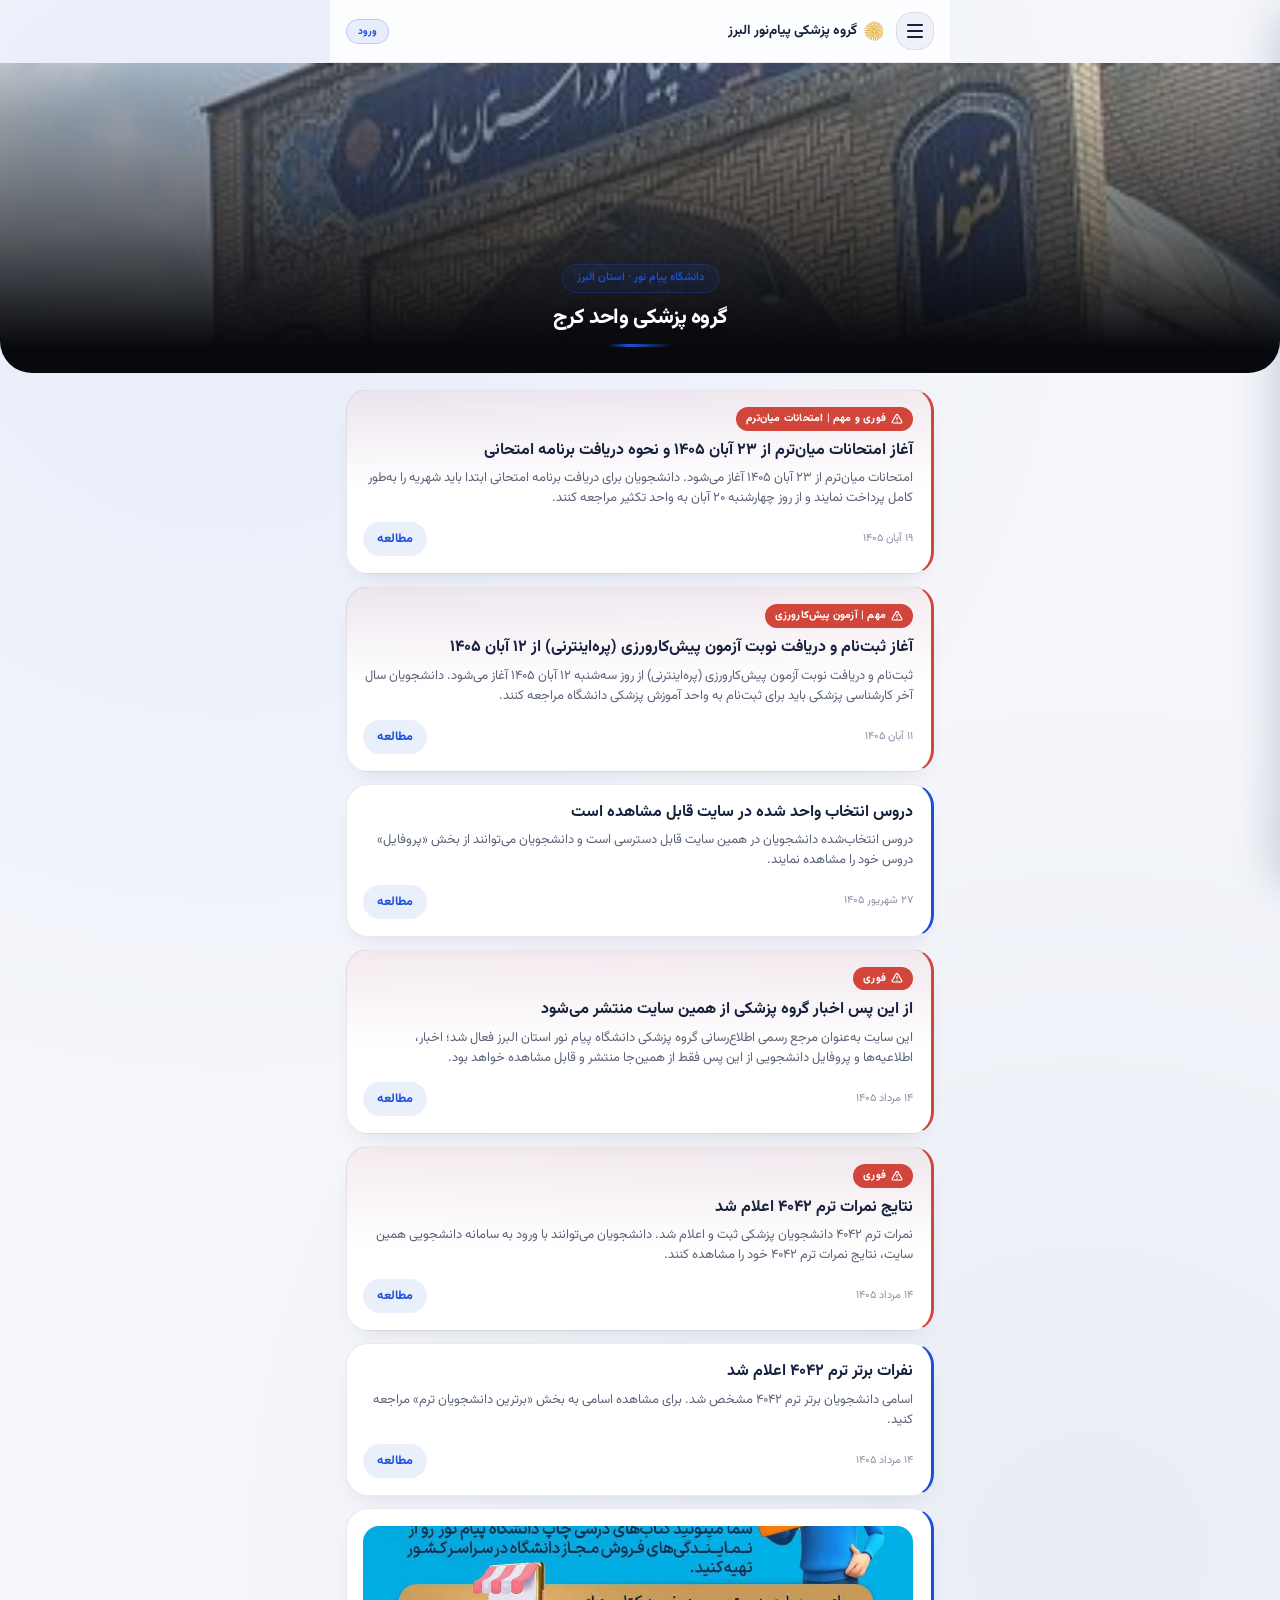
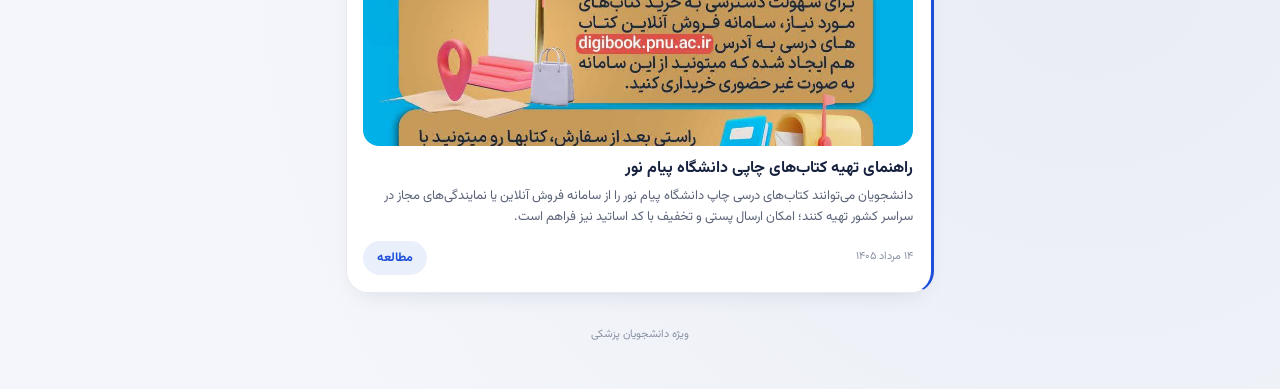
<file: index.html>
<!DOCTYPE html>
<html lang="fa">
<head>
<meta charset="UTF-8">
<meta name="viewport" content="width=device-width, initial-scale=1.0, viewport-fit=cover">
<title>گروه پزشکی پیام نور البرز</title>
<link rel="preconnect" href="https://fonts.googleapis.com">
<link rel="preconnect" href="https://fonts.gstatic.com" crossorigin>
<link rel="stylesheet" href="https://fonts.googleapis.com/css2?family=Vazirmatn:wght@400;500;600;700;800&display=swap">
<link rel="preload" as="image" href="university.jpg" fetchpriority="high">
<link rel="stylesheet" href="assets/style.css">
<link rel="stylesheet" href="assets/nav.css">
</head>
<body data-page="index">

<div id="site-header-root"></div>

<div id="mainPage">
    <div class="hero">
        <img src="university.jpg" alt="دانشگاه" class="hero-image" width="384" height="512">
        <div class="hero-overlay">
            <span class="kicker">دانشگاه پیام نور · استان البرز</span>
            <h1>گروه پزشکی واحد کرج</h1>
            <div class="hero-line"></div>
        </div>
    </div>

    <div class="container">
        <div id="newsList"></div>
        <footer>ویژه دانشجویان پزشکی</footer>
    </div>
</div>

<div id="fullNewsPage" class="full-news-page">
    <button class="back-btn" onclick="closeFullNews()">← بازگشت</button>
    <div class="full-news-card">
        <h1 class="full-news-title" id="fullTitle"></h1>
        <span class="full-news-date" id="fullDate"></span>
        <div class="full-news-image" id="fullImage" style="display:none;"></div>
        <div class="full-news-text" id="fullText"></div>
    </div>
</div>

<script src="assets/app.js"></script>
<script src="assets/nav.js"></script>
<script>
    const newsDatabase = [
        {
            id: 13,
            urgent: true,
            urgentLabel: "فوری و مهم | امتحانات میان‌ترم",
            title: "آغاز امتحانات میان‌ترم از ۲۳ آبان ۱۴۰۵ و نحوه دریافت برنامه امتحانی",
            summary: "امتحانات میان‌ترم از ۲۳ آبان ۱۴۰۵ آغاز می‌شود. دانشجویان برای دریافت برنامه امتحانی ابتدا باید شهریه را به‌طور کامل پرداخت نمایند و از روز چهارشنبه ۲۰ آبان به واحد تکثیر مراجعه کنند.",
            fullText: "به اطلاع کلیه دانشجویان می‌رساند، امتحانات میان‌ترم از تاریخ ۲۳ آبان ۱۴۰۵ آغاز خواهد شد.\n\nدریافت برنامه امتحانات میان‌ترم منوط به پرداخت کامل شهریه است. دانشجویان ابتدا باید شهریه خود را به‌طور کامل پرداخت نموده و سپس از روز چهارشنبه ۲۰ آبان ۱۴۰۵ جهت دریافت برنامه امتحانی به واحد تکثیر دانشگاه مراجعه نمایند.\n\n• آغاز امتحانات میان‌ترم: ۲۳ آبان ۱۴۰۵\n• شرط دریافت برنامه امتحانی: پرداخت کامل شهریه\n• شروع مراجعه به واحد تکثیر: چهارشنبه ۲۰ آبان ۱۴۰۵\n\nدانشجویانی که شهریه خود را به‌طور کامل پرداخت نکرده‌اند، لازم است پیش از مراجعه به واحد تکثیر نسبت به تسویه شهریه اقدام نمایند. در صورت وجود هرگونه ابهام، با آموزش گروه پزشکی در تماس باشید.",
            date: "۱۹ آبان ۱۴۰۵"
        },
        {
            id: 12,
            urgent: true,
            urgentLabel: "مهم | آزمون پیش‌کارورزی",
            title: "آغاز ثبت‌نام و دریافت نوبت آزمون پیش‌کارورزی (پره‌اینترنی) از ۱۲ آبان ۱۴۰۵",
            summary: "ثبت‌نام و دریافت نوبت آزمون پیش‌کارورزی (پره‌اینترنی) از روز سه‌شنبه ۱۲ آبان ۱۴۰۵ آغاز می‌شود. دانشجویان سال آخر کارشناسی پزشکی باید برای ثبت‌نام به واحد آموزش پزشکی دانشگاه مراجعه کنند.",
            fullText: "به اطلاع دانشجویان سال آخر کارشناسی پزشکی می‌رساند، ثبت‌نام و دریافت نوبت آزمون پیش‌کارورزی (پره‌اینترنی) از روز سه‌شنبه ۱۲ آبان ۱۴۰۵ آغاز می‌شود. دانشجویان از این تاریخ باید به واحد آموزش پزشکی دانشگاه مراجعه کرده و نسبت به ثبت‌نام و دریافت نوبت آزمون اقدام نمایند.\n\n• تاریخ شروع ثبت‌نام: سه‌شنبه ۱۲ آبان ۱۴۰۵\n• محل مراجعه: واحد آموزش پزشکی دانشگاه\n• هزینه ثبت‌نام و دریافت نوبت: ۳٬۶۳۰٬۰۰۰ تومان\n• تاریخ برگزاری آزمون: متعاقباً اعلام می‌شود\n\nآزمون پیش‌کارورزی چیست؟\nآزمون پیش‌کارورزی (پره‌اینترنی) پس از پایان دوره‌های آموزشی و پیش از ورود به دوره کارورزی برگزار می‌شود و میزان آمادگی علمی و بالینی دانشجویان را برای حضور در محیط‌های درمانی می‌سنجد. قبولی در این آزمون، شرط ورود به دوره کارورزی است.\n\nدانشجویان مشمول، این اطلاعیه را با دقت مطالعه کرده و در اسرع وقت برای ثبت‌نام اقدام نمایند. در صورت وجود هرگونه ابهام، با آموزش گروه پزشکی در تماس باشید.",
            date: "۱۱ آبان ۱۴۰۵"
        },
        {
            id: 7,
            title: "دروس انتخاب واحد شده در سایت قابل مشاهده است",
            summary: "دروس انتخاب‌شده دانشجویان در همین سایت قابل دسترسی است و دانشجویان می‌توانند از بخش «پروفایل» دروس خود را مشاهده نمایند.",
            fullText: "به اطلاع کلیه دانشجویان گروه پزشکی می‌رساند، دروس انتخاب واحد شده بر روی همین سایت قابل دسترسی است.\n\nدانشجویان می‌توانند با ورود به بخش «پروفایل» در همین سایت، دروس انتخاب‌شده خود را مشاهده نمایند.\n\nدر صورت وجود هرگونه ابهام، با آموزش گروه پزشکی در تماس باشید.",
            date: "۲۷ شهریور ۱۴۰۵"
        },
        {
            id: 0,
            urgent: true,
            title: "از این پس اخبار گروه پزشکی از همین سایت منتشر می‌شود",
            summary: "این سایت به‌عنوان مرجع رسمی اطلاع‌رسانی گروه پزشکی دانشگاه پیام نور استان البرز فعال شد؛ اخبار، اطلاعیه‌ها و پروفایل دانشجویی از این پس فقط از همین‌جا منتشر و قابل مشاهده خواهد بود.",
            fullText: "به اطلاع کلیه دانشجویان گروه پزشکی دانشگاه پیام نور استان البرز می‌رساند، از این تاریخ به بعد، کلیه اخبار، اطلاعیه‌ها، برنامه‌های آموزشی و اطلاع‌رسانی‌های رسمی گروه پزشکی صرفاً از طریق همین سایت منتشر خواهد شد. لطفاً به‌طور مرتب به این سایت مراجعه کنید تا از آخرین اخبار و اطلاعیه‌ها بی‌اطلاع نمانید.\n\nهمچنین دانشجویان پزشکی از این پس می‌توانند پروفایل دانشجویی خود شامل مشخصات، وضعیت نمرات و سوابق تحصیلی را از بخش «پروفایل» همین سایت مشاهده کنند و دیگر نیازی به مراجعه به سامانه‌های قبلی نیست.\n\nخواهشمند است این اطلاعیه را جدی گرفته و در صورت وجود هرگونه ابهام، با آموزش گروه پزشکی در تماس باشید.",
            date: "۱۴ مرداد ۱۴۰۵"
        },
        {
            id: 1,
            urgent: true,
            title: "نتایج نمرات ترم ۴۰۴۲ اعلام شد",
            summary: "نمرات ترم ۴۰۴۲ دانشجویان پزشکی ثبت و اعلام شد. دانشجویان می‌توانند با ورود به سامانه دانشجویی همین سایت، نتایج نمرات ترم ۴۰۴۲ خود را مشاهده کنند.",
            fullText: "نتایج نمرات ترم ۴۰۴۲ اعلام شد.\n\nبه اطلاع کلیه دانشجویان گروه پزشکی دانشگاه پیام نور استان البرز می‌رساند، نمرات ترم ۴۰۴۲ در سامانه ثبت و نهایی شد.\n\nدانشجویان عزیز می‌توانند با ورود به «سامانه دانشجویی» در همین سایت، نتایج نمرات ترم ۴۰۴۲ خود را مشاهده نمایند. در صورت وجود هرگونه سوال یا اعتراض به نمره، لازم است ظرف مهلت مقرر با آموزش گروه پزشکی هماهنگ شود.",
            date: "۱۴ مرداد ۱۴۰۵"
        },
        {
            id: 2,
            title: "نفرات برتر ترم ۴۰۴۲ اعلام شد",
            summary: "اسامی دانشجویان برتر ترم ۴۰۴۲ مشخص شد. برای مشاهده اسامی به بخش «برترین دانشجویان ترم» مراجعه کنید.",
            fullText: "ضمن تبریک به دانشجویان ممتاز، اسامی نفرات برتر ترم ۴۰۴۲ گروه پزشکی دانشگاه پیام نور استان البرز اعلام شد.\n\nبرای مشاهده اسامی و رتبه‌بندی دانشجویان برتر، از منوی سایت وارد بخش «برترین دانشجویان ترم» شوید.\n\nضمن تبریک مجدد به دانشجویان برگزیده، برای سایر دانشجویان نیز آرزوی موفقیت روزافزون داریم.",
            date: "۱۴ مرداد ۱۴۰۵"
        },
        {
            id: 3,
            image: "assets/payam-books.jpg",
            title: "راهنمای تهیه کتاب‌های چاپی دانشگاه پیام نور",
            summary: "دانشجویان می‌توانند کتاب‌های درسی چاپ دانشگاه پیام نور را از سامانه فروش آنلاین یا نمایندگی‌های مجاز در سراسر کشور تهیه کنند؛ امکان ارسال پستی و تخفیف با کد اساتید نیز فراهم است.",
            fullText: "به اطلاع دانشجویان گروه پزشکی می‌رساند، کتاب‌های درسی چاپ دانشگاه پیام نور از طریق نمایندگی‌های فروش مجاز دانشگاه در سراسر کشور قابل تهیه است.\n\nبرای سهولت دسترسی، سامانه فروش آنلاین کتاب‌های درسی به آدرس digibook.pnu.ac.ir راه‌اندازی شده و دانشجویان می‌توانند از این سامانه به‌صورت غیرحضوری خرید کنند.\n\nپس از ثبت سفارش، امکان دریافت کتاب‌ها با ارسال پستی درب منزل نیز وجود دارد.\n\nهمچنین در این سامانه تخفیفاتی نیز در نظر گرفته شده است؛ دانشجویان می‌توانند با دریافت کد تخفیف از اساتید خود، خرید خود را با تخفیف انجام دهند.",
            date: "۱۴ مرداد ۱۴۰۵"
        }
    ];

    function showNewsList() {
        const container = document.getElementById('newsList');
        container.innerHTML = newsDatabase.map(item => `
            <div class="news-card${item.urgent ? ' urgent' : ''}" onclick="showFullNews(${item.id})">
                ${item.urgent ? `<span class="urgent-badge"><svg viewBox="0 0 24 24" fill="none" stroke="currentColor" stroke-width="2.5" stroke-linecap="round" stroke-linejoin="round"><path d="M12 9v4M12 17h.01"/><path d="M10.3 3.9 2.5 17a2 2 0 0 0 1.7 3h15.6a2 2 0 0 0 1.7-3L13.7 3.9a2 2 0 0 0-3.4 0Z"/></svg> ${item.urgentLabel || 'فوری'}</span>` : ''}
                ${item.image ? `<img src="${item.image}" alt="${item.title}" class="news-card-image">` : ''}
                <div class="news-title">${item.title}</div>
                <div class="news-summary">${item.summary}</div>
                <div class="news-meta">
                    <span class="news-date">${item.date}</span>
                    <button class="read-more" onclick="event.stopPropagation(); showFullNews(${item.id})">مطالعه</button>
                </div>
            </div>
        `).join('');
    }

    function showFullNews(id) {
        const news = newsDatabase.find(n => n.id === id);
        if (!news) return;
        document.getElementById('fullTitle').innerText = news.title;
        document.getElementById('fullDate').innerText = news.date;
        document.getElementById('fullText').innerText = news.fullText;

        const imgHolder = document.getElementById('fullImage');
        if (news.image) {
            imgHolder.innerHTML = `<img src="${news.image}" alt="${news.title}">`;
            imgHolder.style.display = 'block';
        } else {
            imgHolder.innerHTML = '';
            imgHolder.style.display = 'none';
        }

        const fullPage = document.getElementById('fullNewsPage');
        document.getElementById('mainPage').style.display = 'none';
        fullPage.classList.add('show');
        window.scrollTo(0, 0);
        try { history.pushState({ page: 'fullNews' }, '', '#news'); } catch (err) { /* روی برخی وب‌ویوها (مثل file://) مجاز نیست؛ نمایش کامل خبر بدون آن هم درست کار می‌کند */ }
    }

    function closeFullNews() {
        document.getElementById('fullNewsPage').classList.remove('show');
        document.getElementById('mainPage').style.display = 'block';
        try { history.replaceState({ page: 'main' }, '', window.location.pathname); } catch (err) { /* بی‌خطر نادیده گرفته می‌شود */ }
    }

    window.addEventListener('popstate', () => {
        if (document.getElementById('fullNewsPage').classList.contains('show')) {
            closeFullNews();
        }
    });

    showNewsList();
</script>
</body>
</html>
</file>
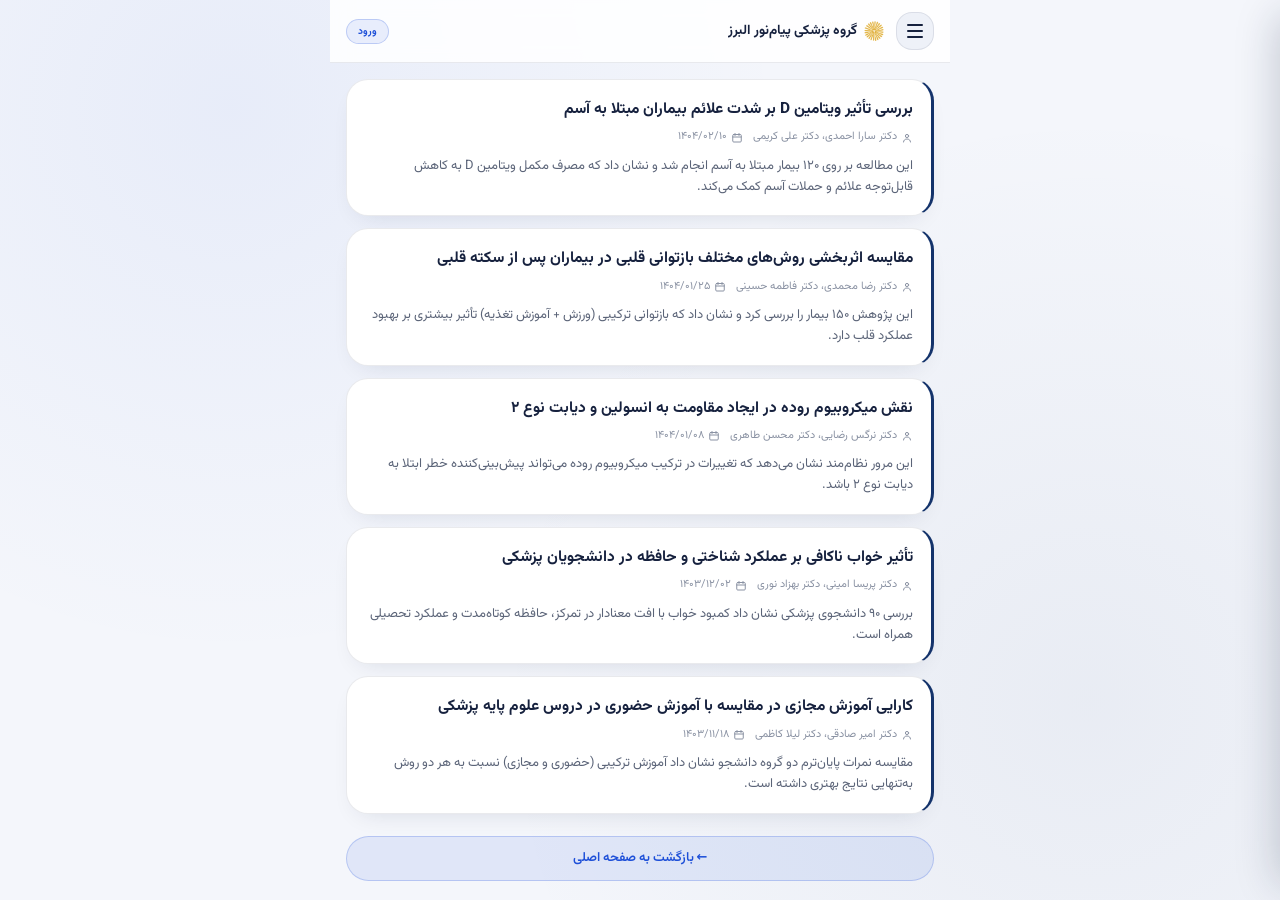
<file: articles.html>
<!DOCTYPE html>
<html lang="fa">
<head>
<meta charset="UTF-8">
<meta name="viewport" content="width=device-width, initial-scale=1.0, viewport-fit=cover">
<title>مقالات علمی - گروه پزشکی پیام نور البرز</title>
<link rel="preconnect" href="https://fonts.googleapis.com">
<link rel="preconnect" href="https://fonts.gstatic.com" crossorigin>
<link rel="stylesheet" href="https://fonts.googleapis.com/css2?family=Vazirmatn:wght@400;500;600;700;800&display=swap">
<link rel="stylesheet" href="assets/style.css">
<link rel="stylesheet" href="assets/nav.css">
</head>
<body data-page="articles">

<div id="site-header-root"></div>

<div id="articlesPage" class="container">
    <div id="articleList"></div>
    <div class="pill-btn tap" onclick="goTo('index.html')">← بازگشت به صفحه اصلی</div>
</div>

<div id="fullArticlePage" class="full-article-page">
    <button class="back-btn" onclick="closeFullArticle()">← بازگشت</button>
    <div class="full-article-card">
        <h1 class="full-article-title" id="fullArticleTitle"></h1>
        <span class="full-article-meta" id="fullArticleMeta"></span>
        <div class="full-article-body" id="fullArticleBody"></div>
    </div>
</div>

<script src="assets/app.js"></script>
<script src="assets/nav.js"></script>
<script>
    const articles = [
        {
            id: 1,
            title: "بررسی تأثیر ویتامین D بر شدت علائم بیماران مبتلا به آسم",
            authors: "دکتر سارا احمدی، دکتر علی کریمی",
            date: "۱۴۰۴/۰۲/۱۰",
            abstract: "این مطالعه بر روی ۱۲۰ بیمار مبتلا به آسم انجام شد و نشان داد که مصرف مکمل ویتامین D به کاهش قابل‌توجه علائم و حملات آسم کمک می‌کند.",
            body: `
                <h3>چکیده</h3>
                <p>مقدمه: آسم یکی از شایع‌ترین بیماری‌های مزمن تنفسی است که کیفیت زندگی بیماران را تحت تأثیر قرار می‌دهد. مطالعات اخیر نشان داده‌اند که ویتامین D ممکن است نقش تعدیل‌کننده در پاسخ‌های التهابی دستگاه تنفسی داشته باشد.</p>
                <p><strong>روش‌ها:</strong> این مطالعه کارآزمایی بالینی تصادفی‌سازی شده بر روی ۱۲۰ بیمار مبتلا به آسم انجام شد. بیماران به دو گروه ۶۰ نفره تقسیم شدند. گروه مداخله روزانه ۵۰۰۰۰ واحد ویتامین D به مدت ۱۲ هفته دریافت کردند و گروه کنترل دارونما دریافت کردند.</p>
                <p><strong>یافته‌ها:</strong> نتایج نشان داد که در گروه مداخله، تعداد حملات آسم به طور میانگین ۴۲٪ کاهش یافت و نمرات کنترل آسم (ACT) به میزان قابل‌توجهی بهبود یافت (p < 0.001). همچنین سطح سرمی ویتامین D در گروه مداخله از ۱۸ به ۴۲ نانوگرم بر میلی‌لیتر افزایش یافت.</p>
                <p><strong>نتیجه‌گیری:</strong> مصرف مکمل ویتامین D در بیماران مبتلا به آسم می‌تواند به عنوان یک رویکرد کمکی مؤثر در کنار درمان‌های استاندارد مورد استفاده قرار گیرد.</p>
                <h3>کلیدواژه‌ها</h3>
                <p>آسم، ویتامین D، التهاب، مکمل‌های غذایی، کنترل علائم</p>
                <div class="ref">
                    <strong>منابع:</strong><br>
                    ۱. Jolliffe DA, et al. Vitamin D and asthma: a systematic review. Am J Respir Crit Care Med. 2023.<br>
                    ۲. Sutherland ER, et al. Vitamin D and asthma. Curr Opin Pulm Med. 2022.
                </div>
            `
        },
        {
            id: 2,
            title: "مقایسه اثربخشی روش‌های مختلف بازتوانی قلبی در بیماران پس از سکته قلبی",
            authors: "دکتر رضا محمدی، دکتر فاطمه حسینی",
            date: "۱۴۰۴/۰۱/۲۵",
            abstract: "این پژوهش ۱۵۰ بیمار را بررسی کرد و نشان داد که بازتوانی ترکیبی (ورزش + آموزش تغذیه) تأثیر بیشتری بر بهبود عملکرد قلب دارد.",
            body: `
                <h3>چکیده</h3>
                <p>مقدمه: بازتوانی قلبی یکی از اجزای اصلی درمان پس از سکته قلبی است. با این حال، بهترین روش بازتوانی هنوز به طور کامل مشخص نشده است.</p>
                <p><strong>روش‌ها:</strong> ۱۵۰ بیمار پس از سکته قلبی به سه گروه تقسیم شدند: گروه اول بازتوانی ورزشی، گروه دوم بازتوانی تغذیه‌ای و گروه سوم بازتوانی ترکیبی (ورزش + تغذیه). همه گروه‌ها به مدت ۸ هفته تحت نظر قرار گرفتند.</p>
                <p><strong>یافته‌ها:</strong> پس از ۸ هفته، گروه ترکیبی بهبود معناداری در پارامترهای عملکردی قلب (کسر جهشی، ظرفیت تحمل ورزش) نسبت به دو گروه دیگر نشان داد (p < 0.05). همچنین سطح کلسترول LDL در گروه ترکیبی به طور محسوسی کاهش یافت.</p>
                <p><strong>نتیجه‌گیری:</strong> بازتوانی ترکیبی (ورزش + آموزش تغذیه) مؤثرترین روش برای بهبود عملکرد قلبی و کاهش عوامل خطر در بیماران پس از سکته قلبی است.</p>
                <h3>کلیدواژه‌ها</h3>
                <p>بازتوانی قلبی، سکته قلبی، ورزش، تغذیه، کسر جهشی</p>
                <div class="ref">
                    <strong>منابع:</strong><br>
                    ۱. Anderson L, et al. Cardiac rehabilitation. Cochrane Database Syst Rev. 2023.<br>
                    ۲. Smith SC, et al. Diet and exercise in cardiac patients. Circulation. 2022.
                </div>
            `
        },
        {
            id: 3,
            title: "نقش میکروبیوم روده در ایجاد مقاومت به انسولین و دیابت نوع ۲",
            authors: "دکتر نرگس رضایی، دکتر محسن طاهری",
            date: "۱۴۰۴/۰۱/۰۸",
            abstract: "این مرور نظام‌مند نشان می‌دهد که تغییرات در ترکیب میکروبیوم روده می‌تواند پیش‌بینی‌کننده خطر ابتلا به دیابت نوع ۲ باشد.",
            body: `
                <h3>چکیده</h3>
                <p>مقدمه: دیابت نوع ۲ یک بیماری متابولیک شایع با ابعاد همه‌گیر جهانی است. شواهد جدید نقش مهمی برای میکروبیوم روده در هموستاز گلوکز و مقاومت به انسولین مطرح کرده‌اند.</p>
                <p><strong>روش‌ها:</strong> این مطالعه مرور نظام‌مند بر روی ۴۸ مقاله منتشر شده بین سال‌های ۲۰۲۰ تا ۲۰۲۴ انجام شد که به بررسی ارتباط میکروبیوم روده با دیابت نوع ۲ پرداخته بودند.</p>
                <p><strong>یافته‌ها:</strong> یافته‌ها نشان داد که کاهش تنوع میکروبی و کاهش جمعیت باکتری‌های تولیدکننده اسیدهای چرب کوتاه‌زنجیر با افزایش مقاومت به انسولین ارتباط معنی‌داری دارد. همچنین نسبت Firmicutes/Bacteroidetes در بیماران دیابتی به طور معناداری بیشتر بود.</p>
                <p><strong>نتیجه‌گیری:</strong> تعدیل میکروبیوم روده از طریق پروبیوتیک‌ها یا تغییرات رژیم غذایی می‌تواند یک رویکرد نوین برای پیشگیری و کنترل دیابت نوع ۲ باشد.</p>
                <h3>کلیدواژه‌ها</h3>
                <p>میکروبیوم روده، دیابت نوع ۲، مقاومت به انسولین، پروبیوتیک، اسیدهای چرب کوتاه‌زنجیر</p>
                <div class="ref">
                    <strong>منابع:</strong><br>
                    ۱. Turnbaugh PJ, et al. Gut microbiome and metabolic disease. Nature. 2023.<br>
                    ۲. Bajaj JS, et al. Gut microbiome and diabetes. J Clin Invest. 2022.<br>
                    ۳. Zhang X, et al. Probiotics and insulin sensitivity. Gut Microbes. 2024.
                </div>
            `
        },
        {
            id: 4,
            title: "تأثیر خواب ناکافی بر عملکرد شناختی و حافظه در دانشجویان پزشکی",
            authors: "دکتر پریسا امینی، دکتر بهزاد نوری",
            date: "۱۴۰۳/۱۲/۰۲",
            abstract: "بررسی ۹۰ دانشجوی پزشکی نشان داد کمبود خواب با افت معنادار در تمرکز، حافظه کوتاه‌مدت و عملکرد تحصیلی همراه است.",
            body: `
                <h3>چکیده</h3>
                <p>مقدمه: کم‌خوابی مزمن در میان دانشجویان پزشکی به دلیل حجم بالای دروس و شیفت‌های بالینی شایع است و می‌تواند بر عملکرد شناختی تأثیر بگذارد.</p>
                <p><strong>روش‌ها:</strong> ۹۰ دانشجوی پزشکی بر اساس میانگین ساعت خواب شبانه به سه گروه (کمتر از ۵ ساعت، ۵ تا ۷ ساعت، بیش از ۷ ساعت) تقسیم شدند و با آزمون‌های استاندارد حافظه و توجه ارزیابی شدند.</p>
                <p><strong>یافته‌ها:</strong> گروه با خواب کمتر از ۵ ساعت به طور معناداری نمرات پایین‌تری در آزمون‌های حافظه کاری و زمان واکنش کسب کردند (p < 0.01). همبستگی مثبتی نیز بین ساعت خواب و معدل ترم مشاهده شد.</p>
                <p><strong>نتیجه‌گیری:</strong> رعایت بهداشت خواب می‌تواند نقش مؤثری در بهبود عملکرد تحصیلی و شناختی دانشجویان پزشکی داشته باشد.</p>
                <h3>کلیدواژه‌ها</h3>
                <p>خواب، عملکرد شناختی، حافظه، دانشجویان پزشکی، بهداشت خواب</p>
                <div class="ref">
                    <strong>منابع:</strong><br>
                    ۱. Walker MP. Sleep and cognitive performance. Nat Rev Neurosci. 2023.<br>
                    ۲. Alvi T, et al. Sleep deprivation in medical students. Med Educ Online. 2022.
                </div>
            `
        },
        {
            id: 5,
            title: "کارایی آموزش مجازی در مقایسه با آموزش حضوری در دروس علوم پایه پزشکی",
            authors: "دکتر امیر صادقی، دکتر لیلا کاظمی",
            date: "۱۴۰۳/۱۱/۱۸",
            abstract: "مقایسه نمرات پایان‌ترم دو گروه دانشجو نشان داد آموزش ترکیبی (حضوری و مجازی) نسبت به هر دو روش به‌تنهایی نتایج بهتری داشته است.",
            body: `
                <h3>چکیده</h3>
                <p>مقدمه: با گسترش آموزش مجازی، ارزیابی اثربخشی آن در مقایسه با روش‌های سنتی در دروس علوم پایه پزشکی اهمیت یافته است.</p>
                <p><strong>روش‌ها:</strong> نمرات پایان‌ترم سه گروه دانشجو (آموزش حضوری، مجازی، و ترکیبی) در درس فیزیولوژی طی دو نیمسال تحصیلی مقایسه شد.</p>
                <p><strong>یافته‌ها:</strong> گروه آموزش ترکیبی میانگین نمره بالاتری نسبت به دو گروه دیگر کسب کرد (p < 0.05) و رضایت دانشجویان نیز در این گروه بیشتر گزارش شد.</p>
                <p><strong>نتیجه‌گیری:</strong> ترکیب آموزش حضوری و مجازی می‌تواند رویکردی مؤثر برای ارتقای یادگیری در دروس علوم پایه پزشکی باشد.</p>
                <h3>کلیدواژه‌ها</h3>
                <p>آموزش مجازی، آموزش ترکیبی، علوم پایه پزشکی، فیزیولوژی</p>
                <div class="ref">
                    <strong>منابع:</strong><br>
                    ۱. Means B, et al. Blended learning outcomes. Rev Educ Res. 2023.<br>
                    ۲. Pei L, Wu H. Online education in medical schools. Med Educ Online. 2022.
                </div>
            `
        }
    ];

    function metaIcon(type) {
        const paths = {
            author: '<circle cx="12" cy="8" r="3.2"/><path d="M5 20c0-3.5 3-6 7-6s7 2.5 7 6"/>',
            date: '<rect x="3.5" y="5" width="17" height="15" rx="2"/><path d="M8 3v4M16 3v4M3.5 10h17"/>'
        };
        return `<svg class="meta-icon" viewBox="0 0 24 24" fill="none" stroke="currentColor" stroke-width="2" stroke-linecap="round" stroke-linejoin="round">${paths[type]}</svg>`;
    }

    function renderArticles() {
        const list = document.getElementById('articleList');
        list.innerHTML = articles.map(art => `
            <div class="article-card" onclick="openFullArticle(${art.id})">
                <div class="article-title">${art.title}</div>
                <div class="article-meta">
                    <span>${metaIcon('author')} ${art.authors}</span>
                    <span>${metaIcon('date')} ${art.date}</span>
                </div>
                <div class="article-abstract">${art.abstract}</div>
            </div>
        `).join('');
    }

    function openFullArticle(id) {
        const art = articles.find(a => a.id === id);
        if (!art) return;

        document.getElementById('fullArticleTitle').innerText = art.title;
        document.getElementById('fullArticleMeta').innerHTML = `${metaIcon('author')} ${art.authors} &nbsp;|&nbsp; ${metaIcon('date')} ${art.date}`;
        document.getElementById('fullArticleBody').innerHTML = art.body;

        document.getElementById('articlesPage').style.display = 'none';
        document.getElementById('fullArticlePage').classList.add('show');
        window.scrollTo(0, 0);
        try { history.pushState({ page: 'fullArticle' }, '', '#article'); } catch (err) { /* روی برخی وب‌ویوها (مثل file://) مجاز نیست؛ نمایش کامل مقاله بدون آن هم درست کار می‌کند */ }
    }

    function closeFullArticle() {
        document.getElementById('fullArticlePage').classList.remove('show');
        document.getElementById('articlesPage').style.display = 'block';
        try { history.replaceState({ page: 'articles' }, '', window.location.pathname); } catch (err) { /* بی‌خطر نادیده گرفته می‌شود */ }
    }

    window.addEventListener('popstate', () => {
        if (document.getElementById('fullArticlePage').classList.contains('show')) {
            closeFullArticle();
        }
    });

    renderArticles();
</script>
</body>
</html>
</file>
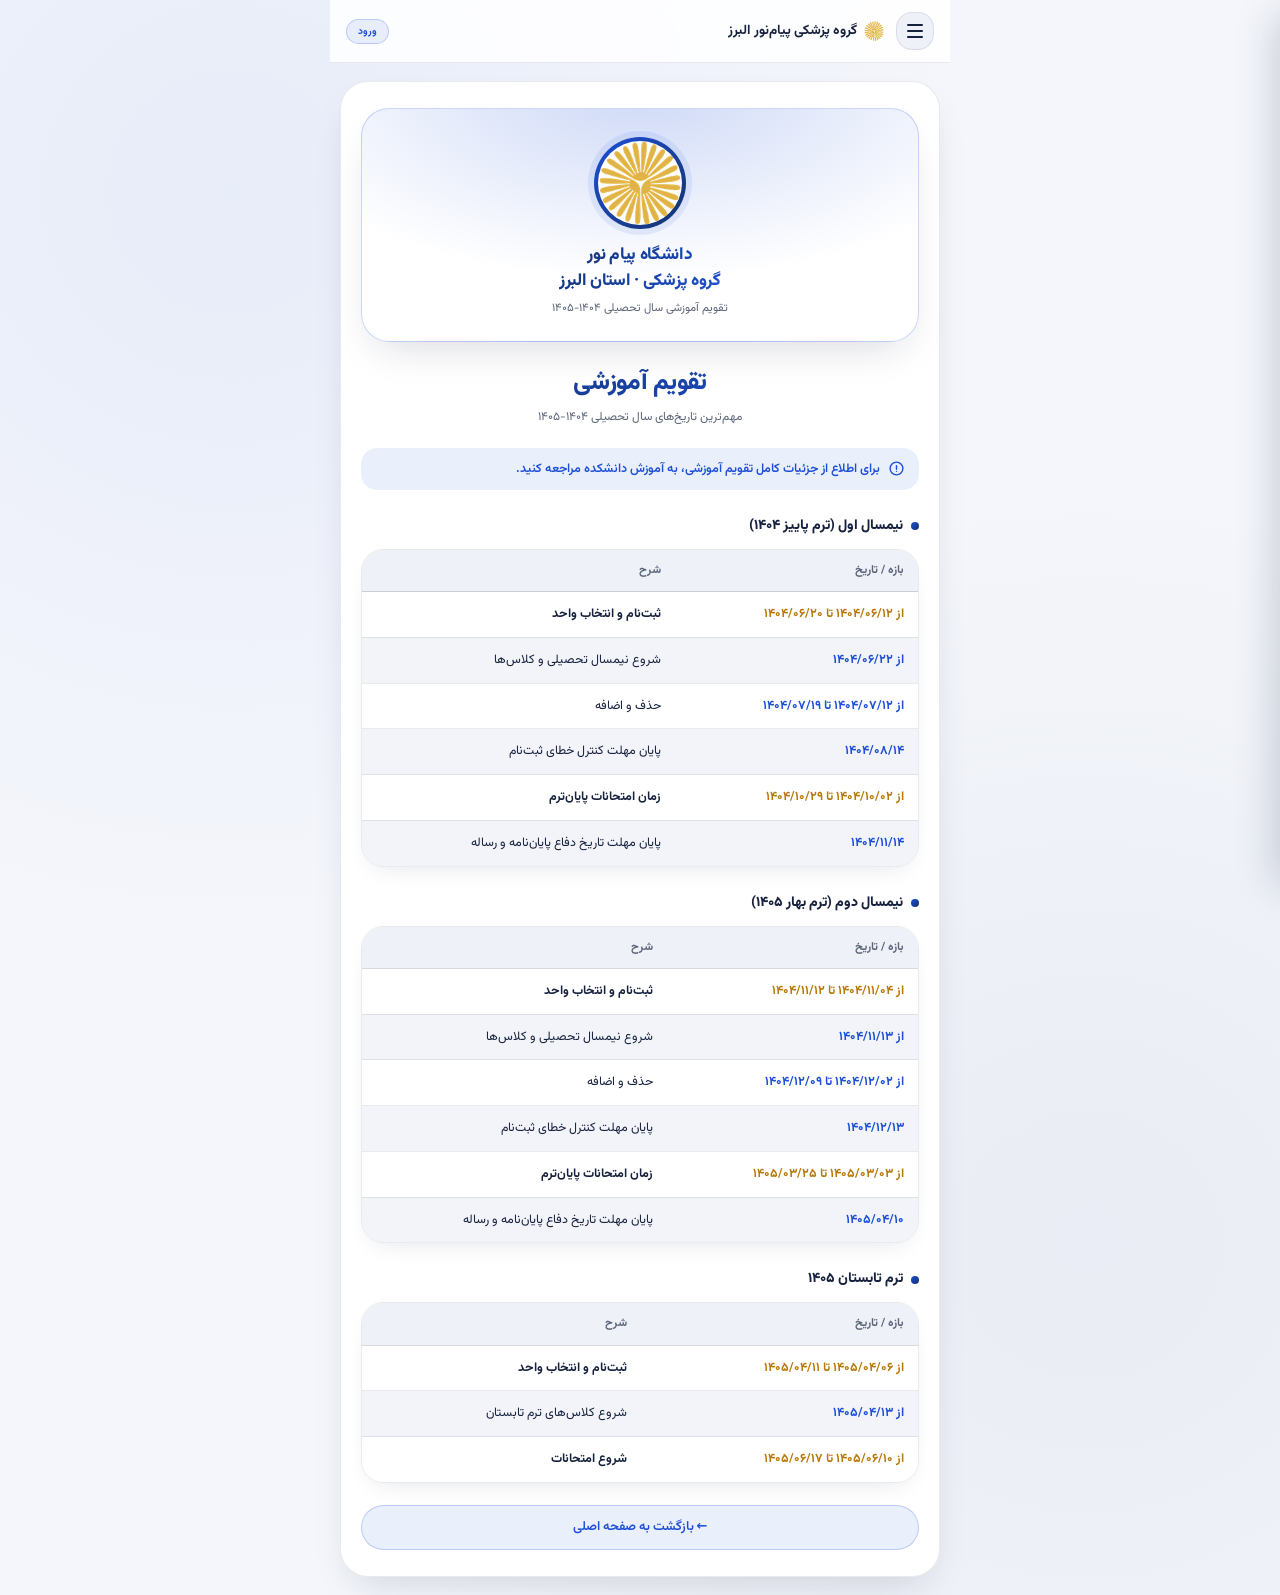
<file: calendar.html>
<!DOCTYPE html>
<html lang="fa">
<head>
<meta charset="UTF-8">
<meta name="viewport" content="width=device-width, initial-scale=1.0, viewport-fit=cover">
<title>تقویم آموزشی - پزشکی پیام نور البرز</title>
<link rel="preconnect" href="https://fonts.googleapis.com">
<link rel="preconnect" href="https://fonts.gstatic.com" crossorigin>
<link rel="stylesheet" href="https://fonts.googleapis.com/css2?family=Vazirmatn:wght@400;500;600;700;800&display=swap">
<link rel="stylesheet" href="assets/style.css">
<link rel="stylesheet" href="assets/nav.css">
</head>
<body data-page="calendar">

<div id="site-header-root"></div>

<div class="page">
<div class="card">

    <div class="uni-logo-banner">
        <div class="uni-logo-ring"><img src="assets/logo.png" alt="آرم دانشگاه پیام نور"></div>
        <div class="uni-name">دانشگاه پیام نور<br>گروه پزشکی · استان البرز</div>
        <div class="uni-sub">تقویم آموزشی سال تحصیلی ۱۴۰۴-۱۴۰۵</div>
    </div>

    <div class="card-title lg">تقویم آموزشی</div>
    <div class="card-subtitle">مهم‌ترین تاریخ‌های سال تحصیلی ۱۴۰۴-۱۴۰۵</div>

    <div class="schedule-note">
        <svg viewBox="0 0 24 24" fill="none" stroke="currentColor" stroke-width="2" stroke-linecap="round" stroke-linejoin="round"><circle cx="12" cy="12" r="9"/><path d="M12 8v5M12 16h.01"/></svg>
        برای اطلاع از جزئیات کامل تقویم آموزشی، به آموزش دانشکده مراجعه کنید.
    </div>

    <div class="term-title"><span class="dot"></span> نیمسال اول (ترم پاییز ۱۴۰۴)</div>
    <div class="schedule-table-wrap">
        <table class="schedule-table">
            <thead><tr><th>بازه / تاریخ</th><th>شرح</th></tr></thead>
            <tbody>
                <tr class="sch-important">
                    <td class="sch-date">از ۱۴۰۴/۰۶/۱۲ تا ۱۴۰۴/۰۶/۲۰</td>
                    <td class="sch-desc">ثبت‌نام و انتخاب واحد</td>
                </tr>
                <tr>
                    <td class="sch-date">از ۱۴۰۴/۰۶/۲۲</td>
                    <td class="sch-desc">شروع نیمسال تحصیلی و کلاس‌ها</td>
                </tr>
                <tr>
                    <td class="sch-date">از ۱۴۰۴/۰۷/۱۲ تا ۱۴۰۴/۰۷/۱۹</td>
                    <td class="sch-desc">حذف و اضافه</td>
                </tr>
                <tr>
                    <td class="sch-date">۱۴۰۴/۰۸/۱۴</td>
                    <td class="sch-desc">پایان مهلت کنترل خطای ثبت‌نام</td>
                </tr>
                <tr class="sch-important">
                    <td class="sch-date">از ۱۴۰۴/۱۰/۰۲ تا ۱۴۰۴/۱۰/۲۹</td>
                    <td class="sch-desc">زمان امتحانات پایان‌ترم</td>
                </tr>
                <tr>
                    <td class="sch-date">۱۴۰۴/۱۱/۱۴</td>
                    <td class="sch-desc">پایان مهلت تاریخ دفاع پایان‌نامه و رساله</td>
                </tr>
            </tbody>
        </table>
    </div>

    <div class="term-title"><span class="dot"></span> نیمسال دوم (ترم بهار ۱۴۰۵)</div>
    <div class="schedule-table-wrap">
        <table class="schedule-table">
            <thead><tr><th>بازه / تاریخ</th><th>شرح</th></tr></thead>
            <tbody>
                <tr class="sch-important">
                    <td class="sch-date">از ۱۴۰۴/۱۱/۰۴ تا ۱۴۰۴/۱۱/۱۲</td>
                    <td class="sch-desc">ثبت‌نام و انتخاب واحد</td>
                </tr>
                <tr>
                    <td class="sch-date">از ۱۴۰۴/۱۱/۱۳</td>
                    <td class="sch-desc">شروع نیمسال تحصیلی و کلاس‌ها</td>
                </tr>
                <tr>
                    <td class="sch-date">از ۱۴۰۴/۱۲/۰۲ تا ۱۴۰۴/۱۲/۰۹</td>
                    <td class="sch-desc">حذف و اضافه</td>
                </tr>
                <tr>
                    <td class="sch-date">۱۴۰۴/۱۲/۱۳</td>
                    <td class="sch-desc">پایان مهلت کنترل خطای ثبت‌نام</td>
                </tr>
                <tr class="sch-important">
                    <td class="sch-date">از ۱۴۰۵/۰۳/۰۳ تا ۱۴۰۵/۰۳/۲۵</td>
                    <td class="sch-desc">زمان امتحانات پایان‌ترم</td>
                </tr>
                <tr>
                    <td class="sch-date">۱۴۰۵/۰۴/۱۰</td>
                    <td class="sch-desc">پایان مهلت تاریخ دفاع پایان‌نامه و رساله</td>
                </tr>
            </tbody>
        </table>
    </div>

    <div class="term-title"><span class="dot"></span> ترم تابستان ۱۴۰۵</div>
    <div class="schedule-table-wrap">
        <table class="schedule-table">
            <thead><tr><th>بازه / تاریخ</th><th>شرح</th></tr></thead>
            <tbody>
                <tr class="sch-important">
                    <td class="sch-date">از ۱۴۰۵/۰۴/۰۶ تا ۱۴۰۵/۰۴/۱۱</td>
                    <td class="sch-desc">ثبت‌نام و انتخاب واحد</td>
                </tr>
                <tr>
                    <td class="sch-date">از ۱۴۰۵/۰۴/۱۳</td>
                    <td class="sch-desc">شروع کلاس‌های ترم تابستان</td>
                </tr>
                <tr class="sch-important">
                    <td class="sch-date">از ۱۴۰۵/۰۶/۱۰ تا ۱۴۰۵/۰۶/۱۷</td>
                    <td class="sch-desc">شروع امتحانات</td>
                </tr>
            </tbody>
        </table>
    </div>

    <div class="pill-btn tap" onclick="goTo('index.html')">← بازگشت به صفحه اصلی</div>
</div>
</div>

<script src="assets/app.js"></script>
<script src="assets/nav.js"></script>

</body>
</html>
</file>
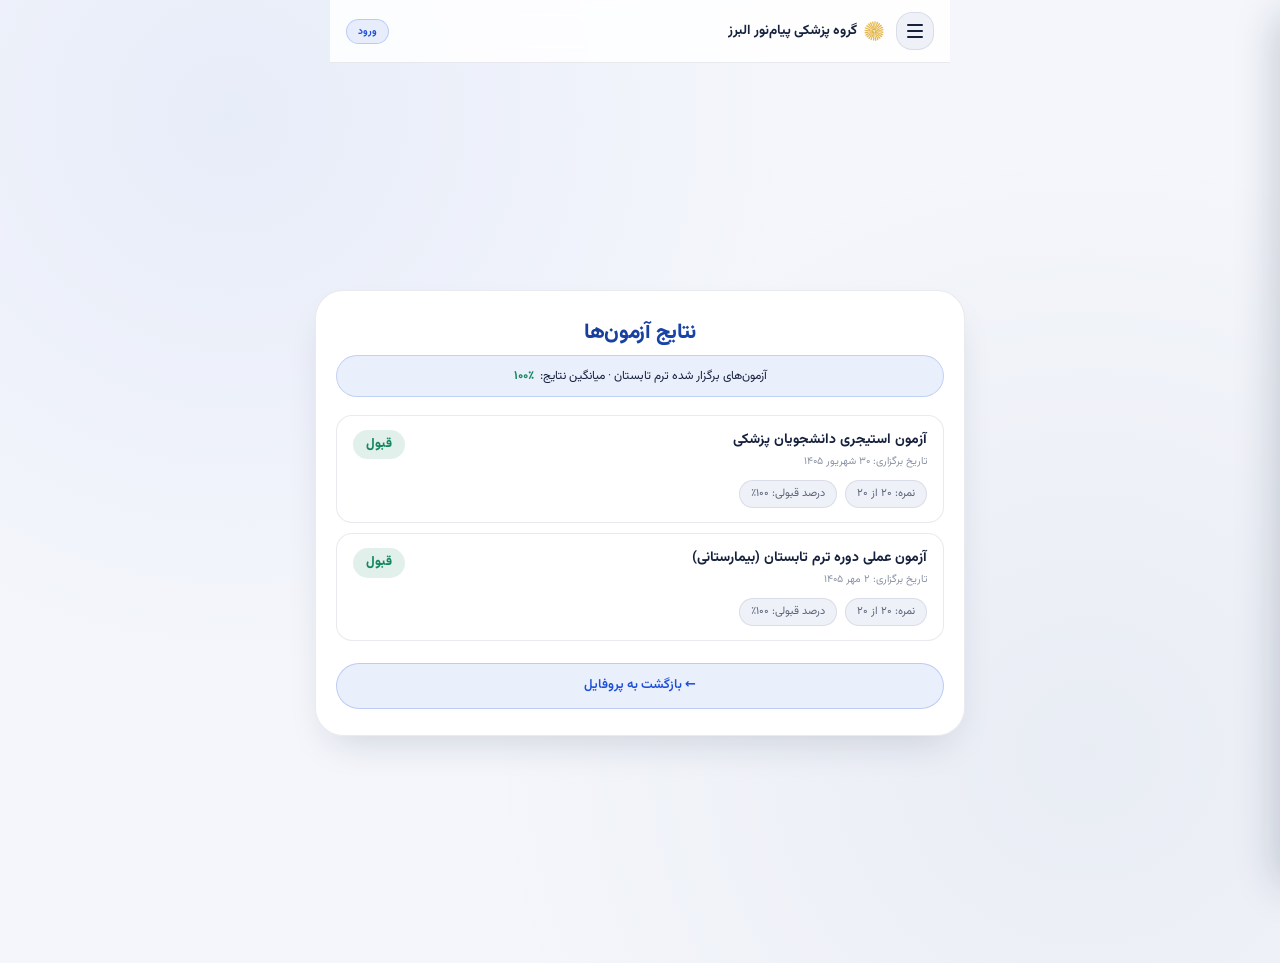
<file: current-grades.html>
<!DOCTYPE html>
<html lang="fa">
<head>
<meta charset="UTF-8">
<meta name="viewport" content="width=device-width, initial-scale=1.0, viewport-fit=cover">
<title>نتایج آزمون‌ها</title>
<link rel="preconnect" href="https://fonts.googleapis.com">
<link rel="preconnect" href="https://fonts.gstatic.com" crossorigin>
<link rel="stylesheet" href="https://fonts.googleapis.com/css2?family=Vazirmatn:wght@400;500;600;700;800&display=swap">
<link rel="stylesheet" href="assets/style.css">
<link rel="stylesheet" href="assets/nav.css">
</head>
<body data-page="current-grades">
<div id="site-header-root"></div>
<div class="page">
<div class="card" style="max-width:650px">
    <div class="card-title">نتایج آزمون‌ها</div>
    <div class="info-row">آزمون‌های برگزار شده ترم تابستان · میانگین نتایج: <b style="color:var(--good)">۱۰۰٪</b></div>

    <div class="entry-list">
        <div class="entry-item">
            <div class="entry-top">
                <div>
                    <div class="entry-name">آزمون استیجری دانشجویان پزشکی</div>
                    <div class="entry-units">تاریخ برگزاری: ۳۰ شهریور ۱۴۰۵</div>
                </div>
                <span class="entry-badge good">قبول</span>
            </div>
            <div class="entry-meta" style="margin-top:8px;">
                <span class="entry-chip">نمره: ۲۰ از ۲۰</span>
                <span class="entry-chip">درصد قبولی: ۱۰۰٪</span>
            </div>
        </div>
        <div class="entry-item">
            <div class="entry-top">
                <div>
                    <div class="entry-name">آزمون عملی دوره ترم تابستان (بیمارستانی)</div>
                    <div class="entry-units">تاریخ برگزاری: ۲ مهر ۱۴۰۵</div>
                </div>
                <span class="entry-badge good">قبول</span>
            </div>
            <div class="entry-meta" style="margin-top:8px;">
                <span class="entry-chip">نمره: ۲۰ از ۲۰</span>
                <span class="entry-chip">درصد قبولی: ۱۰۰٪</span>
            </div>
        </div>
    </div>

    <a href="profile.html" class="pill-btn tap">← بازگشت به پروفایل</a>
</div>
</div>
<script src="assets/nav.js"></script>
</body>
</html>
</file>
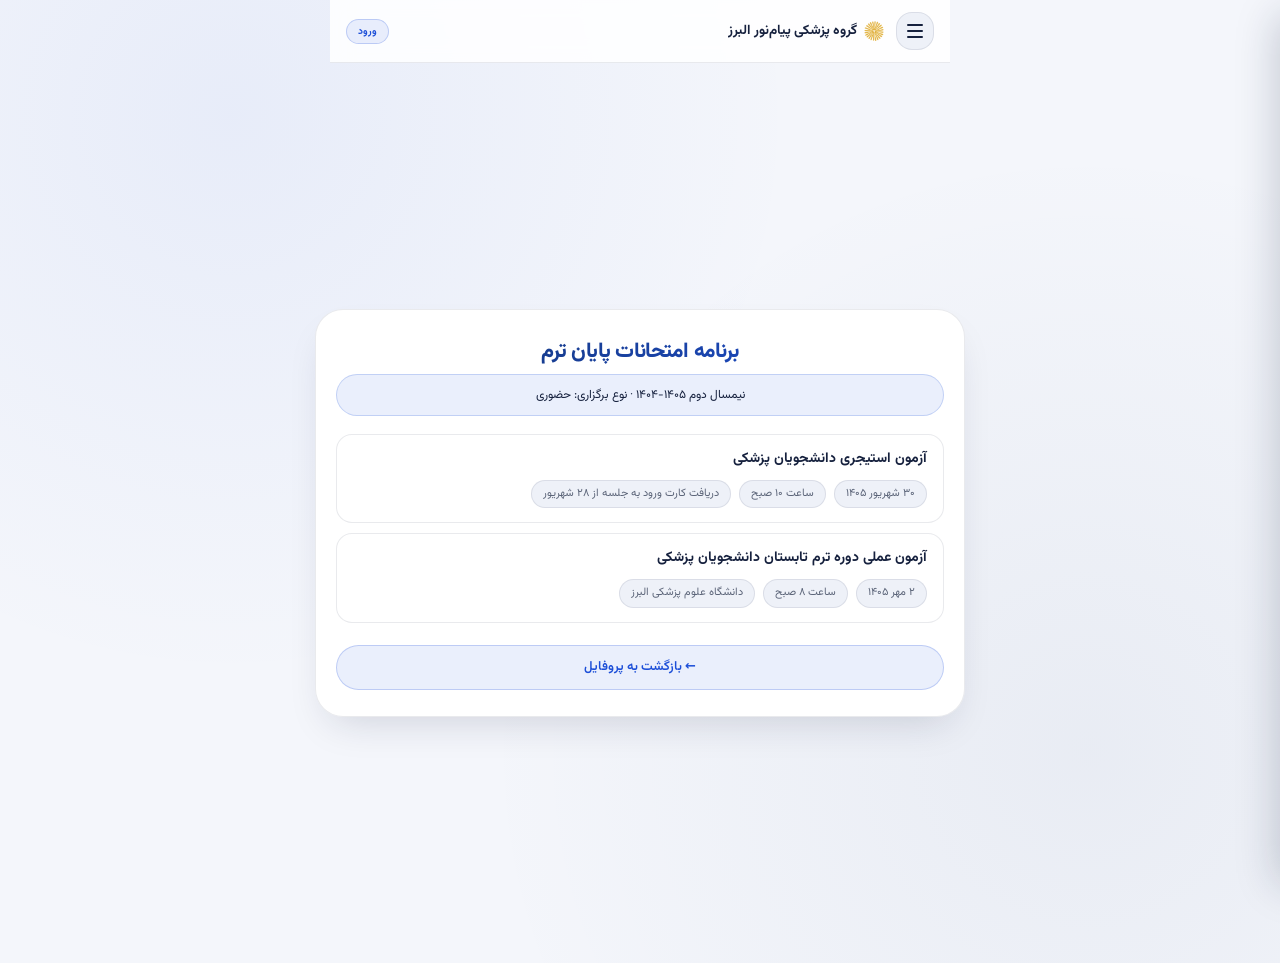
<file: exam-schedule.html>
<!DOCTYPE html>
<html lang="fa">
<head>
<meta charset="UTF-8">
<meta name="viewport" content="width=device-width, initial-scale=1.0, viewport-fit=cover">
<title>برنامه امتحانی</title>
<link rel="preconnect" href="https://fonts.googleapis.com">
<link rel="preconnect" href="https://fonts.gstatic.com" crossorigin>
<link rel="stylesheet" href="https://fonts.googleapis.com/css2?family=Vazirmatn:wght@400;500;600;700;800&display=swap">
<link rel="stylesheet" href="assets/style.css">
<link rel="stylesheet" href="assets/nav.css">
</head>
<body data-page="exam-schedule">
<div id="site-header-root"></div>
<div class="page">
<div class="card" style="max-width:650px">
    <div class="card-title">برنامه امتحانات پایان ترم</div>
    <div class="info-row">نیمسال دوم ۱۴۰۵-۱۴۰۴ · نوع برگزاری: حضوری</div>

    <div class="entry-list">
        <div class="entry-item" style="cursor:default">
            <div class="entry-top">
                <div><div class="entry-name">آزمون استیجری دانشجویان پزشکی</div></div>
            </div>
            <div class="entry-meta">
                <span class="entry-chip">۳۰ شهریور ۱۴۰۵</span>
                <span class="entry-chip">ساعت ۱۰ صبح</span>
                <span class="entry-chip">دریافت کارت ورود به جلسه از ۲۸ شهریور</span>
            </div>
        </div>
        <div class="entry-item" style="cursor:default">
            <div class="entry-top">
                <div><div class="entry-name">آزمون عملی دوره ترم تابستان دانشجویان پزشکی</div></div>
            </div>
            <div class="entry-meta">
                <span class="entry-chip">۲ مهر ۱۴۰۵</span>
                <span class="entry-chip">ساعت ۸ صبح</span>
                <span class="entry-chip">دانشگاه علوم پزشکی البرز</span>
            </div>
        </div>
    </div>

    <a href="profile.html" class="pill-btn tap">← بازگشت به پروفایل</a>
</div>
</div>
<script src="assets/nav.js"></script>
</body>
</html>
</file>
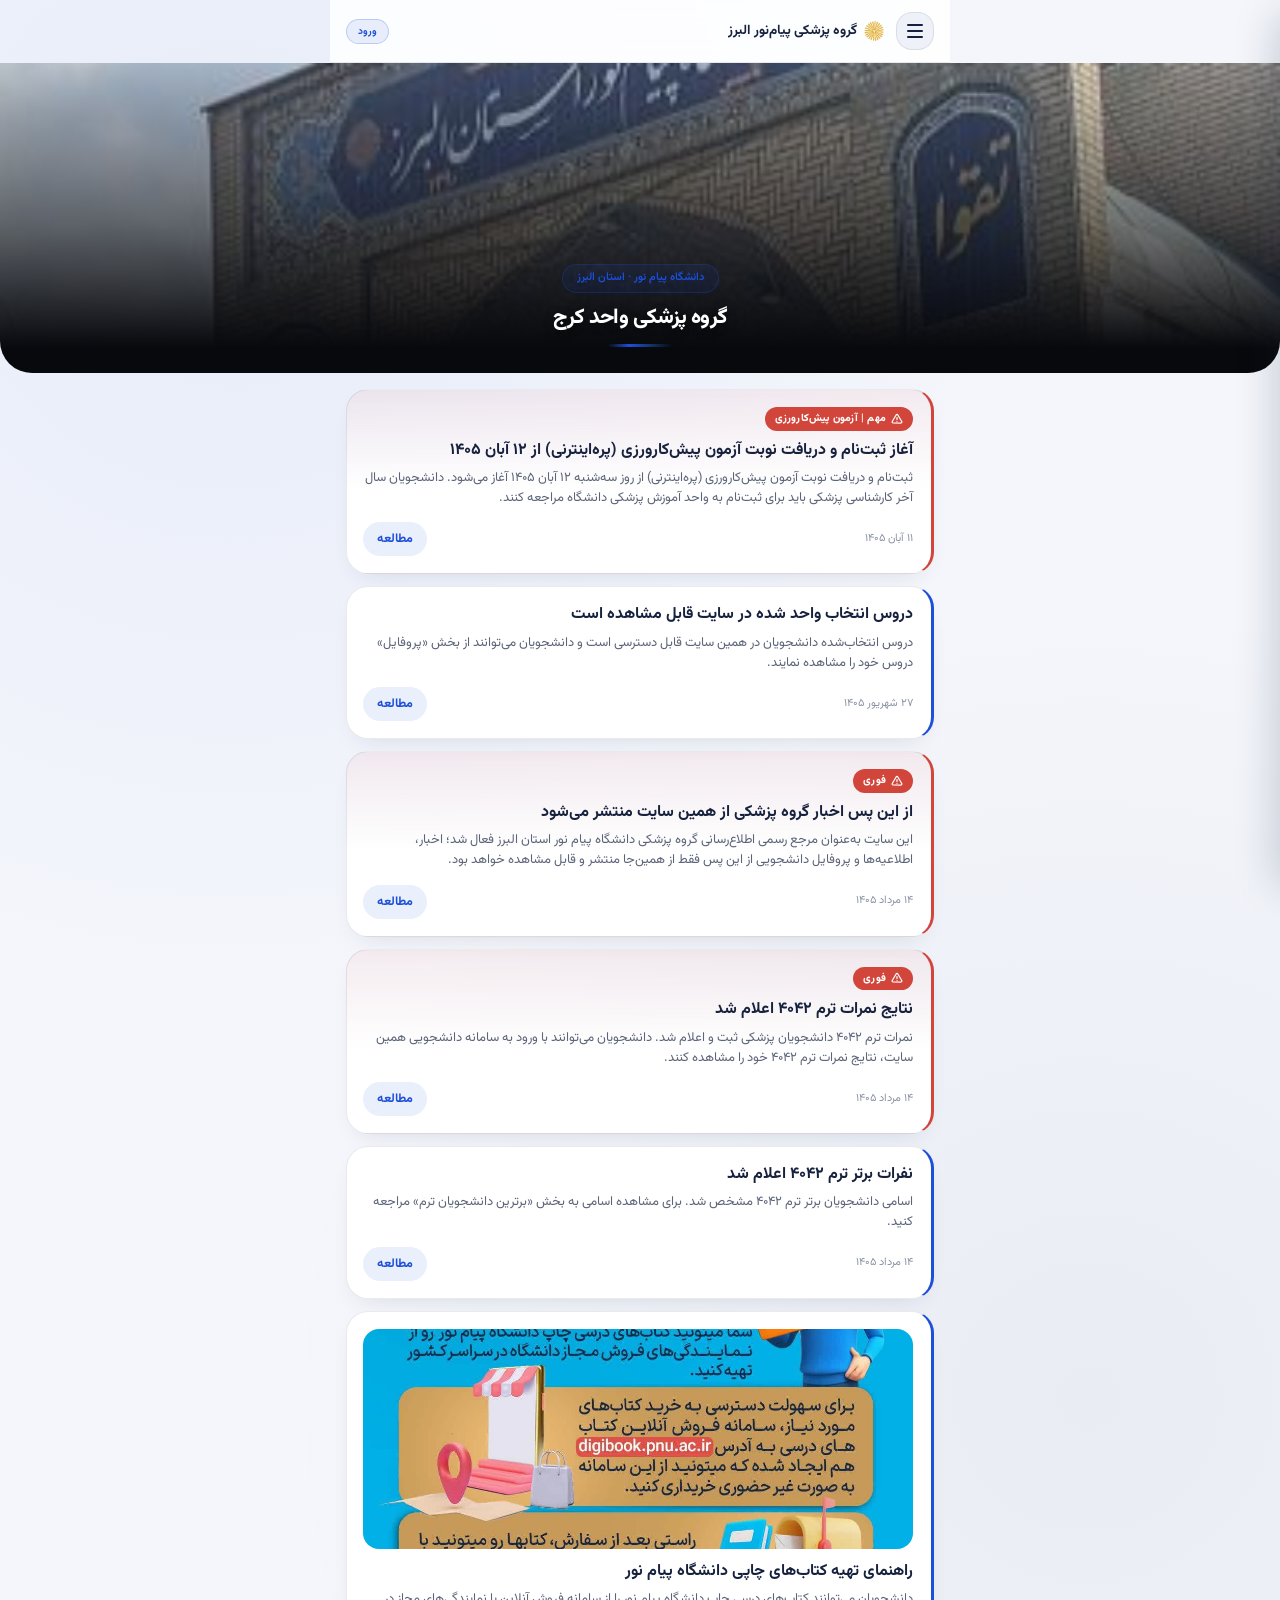
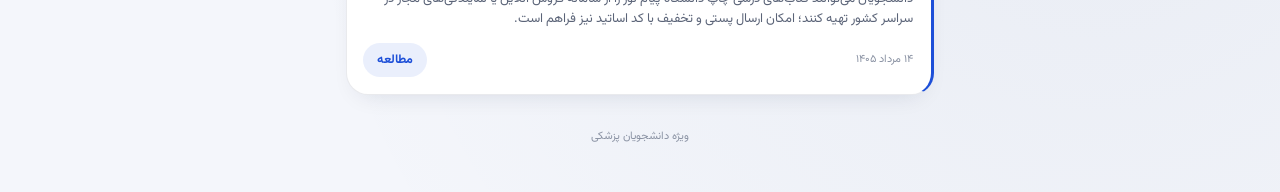
<file: index (12).html>
<!DOCTYPE html>
<html lang="fa">
<head>
<meta charset="UTF-8">
<meta name="viewport" content="width=device-width, initial-scale=1.0, viewport-fit=cover">
<title>گروه پزشکی پیام نور البرز</title>
<link rel="preconnect" href="https://fonts.googleapis.com">
<link rel="preconnect" href="https://fonts.gstatic.com" crossorigin>
<link rel="stylesheet" href="https://fonts.googleapis.com/css2?family=Vazirmatn:wght@400;500;600;700;800&display=swap">
<link rel="preload" as="image" href="university.jpg" fetchpriority="high">
<link rel="stylesheet" href="assets/style.css">
<link rel="stylesheet" href="assets/nav.css">
</head>
<body data-page="index">

<div id="site-header-root"></div>

<div id="mainPage">
    <div class="hero">
        <img src="university.jpg" alt="دانشگاه" class="hero-image" width="384" height="512">
        <div class="hero-overlay">
            <span class="kicker">دانشگاه پیام نور · استان البرز</span>
            <h1>گروه پزشکی واحد کرج</h1>
            <div class="hero-line"></div>
        </div>
    </div>

    <div class="container">
        <div id="newsList"></div>
        <footer>ویژه دانشجویان پزشکی</footer>
    </div>
</div>

<div id="fullNewsPage" class="full-news-page">
    <button class="back-btn" onclick="closeFullNews()">← بازگشت</button>
    <div class="full-news-card">
        <h1 class="full-news-title" id="fullTitle"></h1>
        <span class="full-news-date" id="fullDate"></span>
        <div class="full-news-image" id="fullImage" style="display:none;"></div>
        <div class="full-news-text" id="fullText"></div>
    </div>
</div>

<script src="assets/app.js"></script>
<script src="assets/nav.js"></script>
<script>
    const newsDatabase = [
        {
            id: 12,
            urgent: true,
            urgentLabel: "مهم | آزمون پیش‌کارورزی",
            title: "آغاز ثبت‌نام و دریافت نوبت آزمون پیش‌کارورزی (پره‌اینترنی) از ۱۲ آبان ۱۴۰۵",
            summary: "ثبت‌نام و دریافت نوبت آزمون پیش‌کارورزی (پره‌اینترنی) از روز سه‌شنبه ۱۲ آبان ۱۴۰۵ آغاز می‌شود. دانشجویان سال آخر کارشناسی پزشکی باید برای ثبت‌نام به واحد آموزش پزشکی دانشگاه مراجعه کنند.",
            fullText: "به اطلاع دانشجویان سال آخر کارشناسی پزشکی می‌رساند، ثبت‌نام و دریافت نوبت آزمون پیش‌کارورزی (پره‌اینترنی) از روز سه‌شنبه ۱۲ آبان ۱۴۰۵ آغاز می‌شود. دانشجویان از این تاریخ باید به واحد آموزش پزشکی دانشگاه مراجعه کرده و نسبت به ثبت‌نام و دریافت نوبت آزمون اقدام نمایند.\n\n• تاریخ شروع ثبت‌نام: سه‌شنبه ۱۲ آبان ۱۴۰۵\n• محل مراجعه: واحد آموزش پزشکی دانشگاه\n• هزینه ثبت‌نام و دریافت نوبت: ۳٬۶۳۰٬۰۰۰ تومان\n• تاریخ برگزاری آزمون: متعاقباً اعلام می‌شود\n\nآزمون پیش‌کارورزی چیست؟\nآزمون پیش‌کارورزی (پره‌اینترنی) پس از پایان دوره‌های آموزشی و پیش از ورود به دوره کارورزی برگزار می‌شود و میزان آمادگی علمی و بالینی دانشجویان را برای حضور در محیط‌های درمانی می‌سنجد. قبولی در این آزمون، شرط ورود به دوره کارورزی است.\n\nدانشجویان مشمول، این اطلاعیه را با دقت مطالعه کرده و در اسرع وقت برای ثبت‌نام اقدام نمایند. در صورت وجود هرگونه ابهام، با آموزش گروه پزشکی در تماس باشید.",
            date: "۱۱ آبان ۱۴۰۵"
        },
        {
            id: 7,
            title: "دروس انتخاب واحد شده در سایت قابل مشاهده است",
            summary: "دروس انتخاب‌شده دانشجویان در همین سایت قابل دسترسی است و دانشجویان می‌توانند از بخش «پروفایل» دروس خود را مشاهده نمایند.",
            fullText: "به اطلاع کلیه دانشجویان گروه پزشکی می‌رساند، دروس انتخاب واحد شده بر روی همین سایت قابل دسترسی است.\n\nدانشجویان می‌توانند با ورود به بخش «پروفایل» در همین سایت، دروس انتخاب‌شده خود را مشاهده نمایند.\n\nدر صورت وجود هرگونه ابهام، با آموزش گروه پزشکی در تماس باشید.",
            date: "۲۷ شهریور ۱۴۰۵"
        },
        {
            id: 0,
            urgent: true,
            title: "از این پس اخبار گروه پزشکی از همین سایت منتشر می‌شود",
            summary: "این سایت به‌عنوان مرجع رسمی اطلاع‌رسانی گروه پزشکی دانشگاه پیام نور استان البرز فعال شد؛ اخبار، اطلاعیه‌ها و پروفایل دانشجویی از این پس فقط از همین‌جا منتشر و قابل مشاهده خواهد بود.",
            fullText: "به اطلاع کلیه دانشجویان گروه پزشکی دانشگاه پیام نور استان البرز می‌رساند، از این تاریخ به بعد، کلیه اخبار، اطلاعیه‌ها، برنامه‌های آموزشی و اطلاع‌رسانی‌های رسمی گروه پزشکی صرفاً از طریق همین سایت منتشر خواهد شد. لطفاً به‌طور مرتب به این سایت مراجعه کنید تا از آخرین اخبار و اطلاعیه‌ها بی‌اطلاع نمانید.\n\nهمچنین دانشجویان پزشکی از این پس می‌توانند پروفایل دانشجویی خود شامل مشخصات، وضعیت نمرات و سوابق تحصیلی را از بخش «پروفایل» همین سایت مشاهده کنند و دیگر نیازی به مراجعه به سامانه‌های قبلی نیست.\n\nخواهشمند است این اطلاعیه را جدی گرفته و در صورت وجود هرگونه ابهام، با آموزش گروه پزشکی در تماس باشید.",
            date: "۱۴ مرداد ۱۴۰۵"
        },
        {
            id: 1,
            urgent: true,
            title: "نتایج نمرات ترم ۴۰۴۲ اعلام شد",
            summary: "نمرات ترم ۴۰۴۲ دانشجویان پزشکی ثبت و اعلام شد. دانشجویان می‌توانند با ورود به سامانه دانشجویی همین سایت، نتایج نمرات ترم ۴۰۴۲ خود را مشاهده کنند.",
            fullText: "نتایج نمرات ترم ۴۰۴۲ اعلام شد.\n\nبه اطلاع کلیه دانشجویان گروه پزشکی دانشگاه پیام نور استان البرز می‌رساند، نمرات ترم ۴۰۴۲ در سامانه ثبت و نهایی شد.\n\nدانشجویان عزیز می‌توانند با ورود به «سامانه دانشجویی» در همین سایت، نتایج نمرات ترم ۴۰۴۲ خود را مشاهده نمایند. در صورت وجود هرگونه سوال یا اعتراض به نمره، لازم است ظرف مهلت مقرر با آموزش گروه پزشکی هماهنگ شود.",
            date: "۱۴ مرداد ۱۴۰۵"
        },
        {
            id: 2,
            title: "نفرات برتر ترم ۴۰۴۲ اعلام شد",
            summary: "اسامی دانشجویان برتر ترم ۴۰۴۲ مشخص شد. برای مشاهده اسامی به بخش «برترین دانشجویان ترم» مراجعه کنید.",
            fullText: "ضمن تبریک به دانشجویان ممتاز، اسامی نفرات برتر ترم ۴۰۴۲ گروه پزشکی دانشگاه پیام نور استان البرز اعلام شد.\n\nبرای مشاهده اسامی و رتبه‌بندی دانشجویان برتر، از منوی سایت وارد بخش «برترین دانشجویان ترم» شوید.\n\nضمن تبریک مجدد به دانشجویان برگزیده، برای سایر دانشجویان نیز آرزوی موفقیت روزافزون داریم.",
            date: "۱۴ مرداد ۱۴۰۵"
        },
        {
            id: 3,
            image: "assets/payam-books.jpg",
            title: "راهنمای تهیه کتاب‌های چاپی دانشگاه پیام نور",
            summary: "دانشجویان می‌توانند کتاب‌های درسی چاپ دانشگاه پیام نور را از سامانه فروش آنلاین یا نمایندگی‌های مجاز در سراسر کشور تهیه کنند؛ امکان ارسال پستی و تخفیف با کد اساتید نیز فراهم است.",
            fullText: "به اطلاع دانشجویان گروه پزشکی می‌رساند، کتاب‌های درسی چاپ دانشگاه پیام نور از طریق نمایندگی‌های فروش مجاز دانشگاه در سراسر کشور قابل تهیه است.\n\nبرای سهولت دسترسی، سامانه فروش آنلاین کتاب‌های درسی به آدرس digibook.pnu.ac.ir راه‌اندازی شده و دانشجویان می‌توانند از این سامانه به‌صورت غیرحضوری خرید کنند.\n\nپس از ثبت سفارش، امکان دریافت کتاب‌ها با ارسال پستی درب منزل نیز وجود دارد.\n\nهمچنین در این سامانه تخفیفاتی نیز در نظر گرفته شده است؛ دانشجویان می‌توانند با دریافت کد تخفیف از اساتید خود، خرید خود را با تخفیف انجام دهند.",
            date: "۱۴ مرداد ۱۴۰۵"
        }
    ];

    function showNewsList() {
        const container = document.getElementById('newsList');
        container.innerHTML = newsDatabase.map(item => `
            <div class="news-card${item.urgent ? ' urgent' : ''}" onclick="showFullNews(${item.id})">
                ${item.urgent ? `<span class="urgent-badge"><svg viewBox="0 0 24 24" fill="none" stroke="currentColor" stroke-width="2.5" stroke-linecap="round" stroke-linejoin="round"><path d="M12 9v4M12 17h.01"/><path d="M10.3 3.9 2.5 17a2 2 0 0 0 1.7 3h15.6a2 2 0 0 0 1.7-3L13.7 3.9a2 2 0 0 0-3.4 0Z"/></svg> ${item.urgentLabel || 'فوری'}</span>` : ''}
                ${item.image ? `<img src="${item.image}" alt="${item.title}" class="news-card-image">` : ''}
                <div class="news-title">${item.title}</div>
                <div class="news-summary">${item.summary}</div>
                <div class="news-meta">
                    <span class="news-date">${item.date}</span>
                    <button class="read-more" onclick="event.stopPropagation(); showFullNews(${item.id})">مطالعه</button>
                </div>
            </div>
        `).join('');
    }

    function showFullNews(id) {
        const news = newsDatabase.find(n => n.id === id);
        if (!news) return;
        document.getElementById('fullTitle').innerText = news.title;
        document.getElementById('fullDate').innerText = news.date;
        document.getElementById('fullText').innerText = news.fullText;

        const imgHolder = document.getElementById('fullImage');
        if (news.image) {
            imgHolder.innerHTML = `<img src="${news.image}" alt="${news.title}">`;
            imgHolder.style.display = 'block';
        } else {
            imgHolder.innerHTML = '';
            imgHolder.style.display = 'none';
        }

        const fullPage = document.getElementById('fullNewsPage');
        document.getElementById('mainPage').style.display = 'none';
        fullPage.classList.add('show');
        window.scrollTo(0, 0);
        try { history.pushState({ page: 'fullNews' }, '', '#news'); } catch (err) { /* روی برخی وب‌ویوها (مثل file://) مجاز نیست؛ نمایش کامل خبر بدون آن هم درست کار می‌کند */ }
    }

    function closeFullNews() {
        document.getElementById('fullNewsPage').classList.remove('show');
        document.getElementById('mainPage').style.display = 'block';
        try { history.replaceState({ page: 'main' }, '', window.location.pathname); } catch (err) { /* بی‌خطر نادیده گرفته می‌شود */ }
    }

    window.addEventListener('popstate', () => {
        if (document.getElementById('fullNewsPage').classList.contains('show')) {
            closeFullNews();
        }
    });

    showNewsList();
</script>
</body>
</html>
</file>
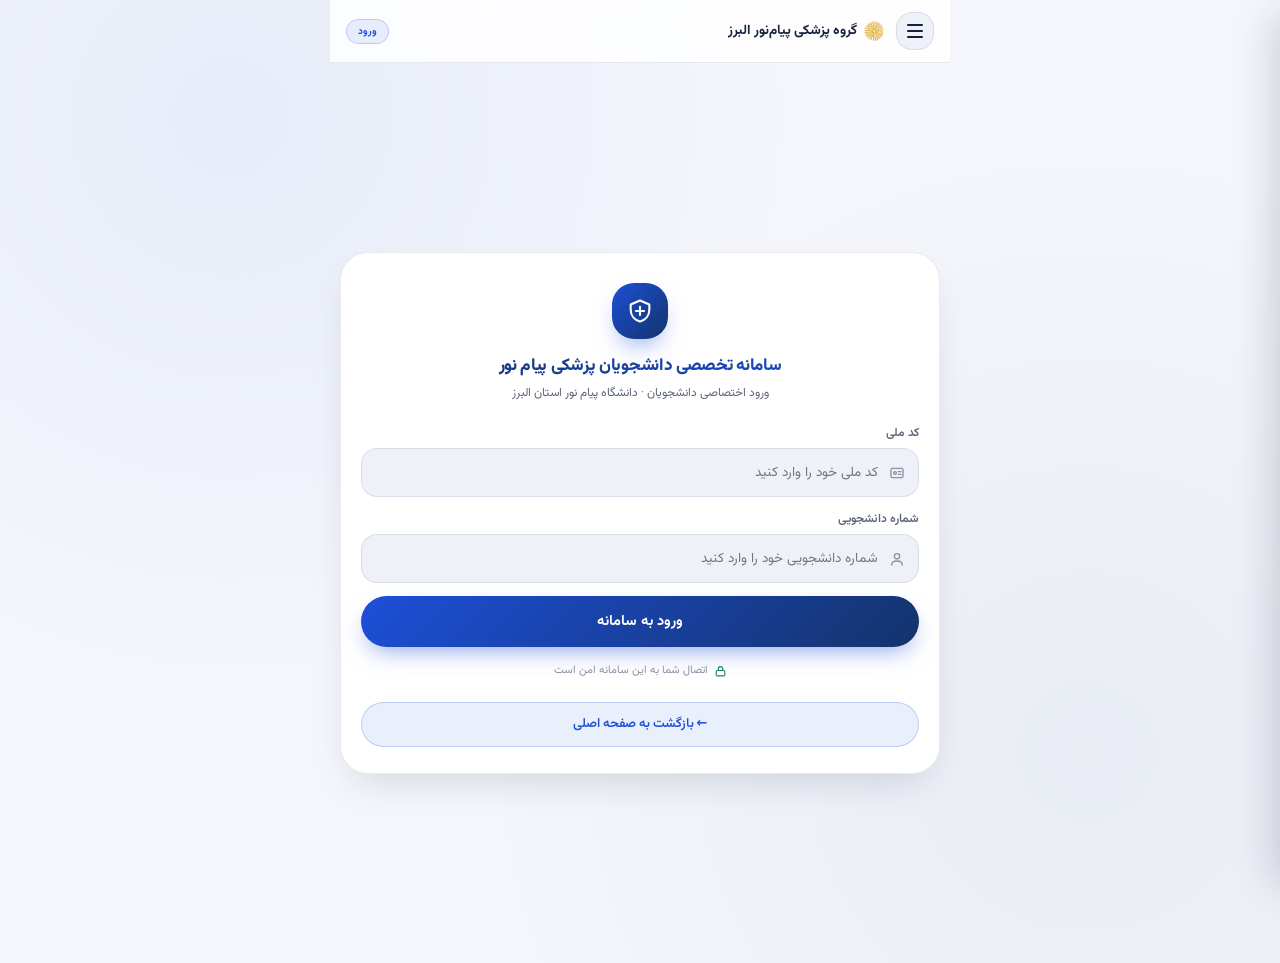
<file: profile (2).html>
<!DOCTYPE html>
<html lang="fa">
<head>
<meta charset="UTF-8">
<meta name="viewport" content="width=device-width, initial-scale=1.0, viewport-fit=cover">
<title>سامانه تخصصی دانشجویان پزشکی پیام نور</title>
<link rel="preconnect" href="https://fonts.googleapis.com">
<link rel="preconnect" href="https://fonts.gstatic.com" crossorigin>
<link rel="stylesheet" href="https://fonts.googleapis.com/css2?family=Vazirmatn:wght@400;500;600;700;800&display=swap">
<link rel="stylesheet" href="assets/style.css">
<link rel="stylesheet" href="assets/nav.css">
</head>
<body data-page="profile">

<div id="site-header-root"></div>

<div class="page">

<div class="card login-card" id="loginCard">
    <div class="login-badge">
        <svg viewBox="0 0 24 24" fill="none" stroke="currentColor" stroke-width="1.8" stroke-linecap="round" stroke-linejoin="round">
            <path d="M12 3 4 6.5V11c0 5 3.4 8.7 8 10 4.6-1.3 8-5 8-10V6.5L12 3Z"/>
            <path d="M12 8.5v7M8.5 12h7"/>
        </svg>
    </div>
    <div class="card-title">سامانه تخصصی دانشجویان پزشکی پیام نور</div>
    <div class="card-subtitle">ورود اختصاصی دانشجویان · دانشگاه پیام نور استان البرز</div>

    <div class="input-group">
        <label>کد ملی</label>
        <div class="input-wrap">
            <svg viewBox="0 0 24 24" fill="none" stroke="currentColor" stroke-width="2" stroke-linecap="round" stroke-linejoin="round"><rect x="3" y="5" width="18" height="14" rx="2"/><circle cx="9" cy="12" r="2"/><path d="M14 10h4M14 14h4"/></svg>
            <input type="text" id="nationalCode" placeholder="کد ملی خود را وارد کنید" inputmode="numeric">
        </div>
    </div>
    <div class="input-group">
        <label>شماره دانشجویی</label>
        <div class="input-wrap">
            <svg viewBox="0 0 24 24" fill="none" stroke="currentColor" stroke-width="2" stroke-linecap="round" stroke-linejoin="round"><circle cx="12" cy="8" r="4"/><path d="M4 21c0-4 4-6 8-6s8 2 8 6"/></svg>
            <input type="text" id="studentId" placeholder="شماره دانشجویی خود را وارد کنید" inputmode="numeric">
        </div>
    </div>
    <button class="login-btn tap" onclick="checkLogin()">ورود به سامانه</button>
    <div class="error-msg" id="errorMsg">کد ملی یا شماره دانشجویی اشتباه است</div>
    <div class="login-secure-note">
        <svg viewBox="0 0 24 24" fill="none" stroke="currentColor" stroke-width="2" stroke-linecap="round" stroke-linejoin="round"><rect x="4" y="10" width="16" height="10" rx="2"/><path d="M8 10V7a4 4 0 0 1 8 0v3"/></svg>
        اتصال شما به این سامانه امن است
    </div>
    <div class="pill-btn tap" onclick="goTo('index.html')">← بازگشت به صفحه اصلی</div>
</div>

<div class="card login-card loading-card" id="loadingCard">
    <div class="loading-spinner"></div>
    <div class="loading-text">در حال انتقال به سامانه دانشجویان پزشکی...</div>
</div>

<div class="card profile-section" id="profileCard">
    <div class="enroll-notice">
        <svg viewBox="0 0 24 24" fill="none" stroke="currentColor" stroke-width="2" stroke-linecap="round" stroke-linejoin="round"><path d="M22 11.08V12a10 10 0 1 1-5.93-9.14"/><path d="M22 4 12 14.01l-3-3"/></svg>
        <span>دانشجوی گرامی، ثبت‌نام شما در دوره آسم و مراقبت‌های ویژه با موفقیت انجام شد.</span>
    </div>
    <div class="profile-image-container">
        <div class="profile-img"><div class="profile-img-inner"><img src="majtabi.jpg" alt="عکس دانشجو" width="92" height="92"></div></div>
    </div>

    <div class="profile-header">
        <div class="student-name">مجتبی خادمی</div>
        <div class="student-major">پزشکی ژنتیک · کارشناسی · مرحله کارآموزی</div>
    </div>

    <div class="info-grid">
        <div class="info-item"><div class="info-label">نام پدر</div><div class="info-value">ابوالفضل</div></div>
        <div class="info-item"><div class="info-label">شماره دانشجویی</div><div class="info-value">۴۰۲۰۹۴۲۹۲</div></div>
        <div class="info-item"><div class="info-label">کد ملی</div><div class="info-value">۰۲۰۰۳۴۲۴۸۷</div></div>
        <div class="info-item"><div class="info-label">رشته</div><div class="info-value">پزشکی ژنتیک</div></div>
        <div class="info-item"><div class="info-label">مقطع</div><div class="info-value">کارشناسی · کارآموزی</div></div>
        <div class="info-item"><div class="info-label">دانشکده</div><div class="info-value">علوم پایه</div></div>
        <div class="info-item"><div class="info-label">واحدهای این ترم</div><div class="info-value">۲۸</div></div>
        <div class="info-item"><div class="info-label">معدل کل</div><div class="info-value">۲۰</div></div>
        <div class="info-item"><div class="info-label">نیمسال تحصیلی</div><div class="info-value">دوم ۱۴۰۵-۱۴۰۴</div></div>
    </div>

    <div class="exam-type"><span>نوع برگزاری آزمون: حضوری</span></div>

    <div class="menu-list">
        <div class="menu-item tap" onclick="goTo('current-grades.html')">
            <span class="menu-label">
                <svg viewBox="0 0 24 24" fill="none" stroke="currentColor" stroke-width="2" stroke-linecap="round" stroke-linejoin="round"><path d="M4 20V10M12 20V4M20 20v-7"/></svg>
                نتایج آزمون‌ها
            </span>
            <span class="menu-arrow"><svg viewBox="0 0 24 24" fill="none" stroke="currentColor" stroke-width="2" stroke-linecap="round" stroke-linejoin="round"><path d="M15 6l-6 6 6 6" transform="rotate(180 12 12)"/></svg></span>
        </div>
    </div>

    <div class="menu-item tap" id="hospToggle" onclick="toggleHospital()">
        <span class="menu-label">
            <svg viewBox="0 0 24 24" fill="none" stroke="currentColor" stroke-width="2" stroke-linecap="round" stroke-linejoin="round"><rect x="4" y="4" width="16" height="16" rx="2"/><path d="M12 8v8M8 12h8"/></svg>
            دوره‌های بیمارستانی فعلی
        </span>
        <span class="menu-arrow" id="hospArrow"><svg viewBox="0 0 24 24" fill="none" stroke="currentColor" stroke-width="2" stroke-linecap="round" stroke-linejoin="round"><path d="M15 6l-6 6 6 6" transform="rotate(180 12 12)"/></svg></span>
    </div>
    <div class="entry-list" id="hospList" style="display:none; margin-top:10px; margin-bottom:18px;">
        <div class="entry-item tap" onclick="toggleEntryDesc('hospDesc5', this)">
            <div class="entry-top">
                <div><div class="entry-name">دوره آسم و مراقبت‌های ویژه</div></div>
                <span class="entry-badge good">فعال</span>
            </div>
            <div class="entry-desc" id="hospDesc5">
                دوره بیمارستانی آسم و مراقبت‌های ویژه، با تدریس استاد دکتر بهناز موحدی، فوق تخصص بیماری‌های ریه. ثبت‌نام از شنبه ۲۵ مهر ماه ۱۴۰۵ در بخش آموزش دانشگاه. محل برگزاری: بیمارستان مدنی کرج. تعداد جلسات: ۴۵ جلسه. هزینه ثبت‌نام: ۵,۰۰۰,۰۰۰ تومان که باید در روز ثبت‌نام پرداخت شود.
            </div>
        </div>
        <div class="entry-item tap" onclick="toggleEntryDesc('hospDesc6', this)">
            <div class="entry-top">
                <div><div class="entry-name">دوره آماده‌باش وزارت علوم</div></div>
                <span class="entry-badge good">فعال</span>
            </div>
            <div class="entry-desc" id="hospDesc6">
                دوره آماده‌باش وزارت علوم، ویژه دانشجویان پزشکی بر اساس دستور وزارت علوم، تحقیقات و فناوری برگزار می‌شود. اطلاعات تکمیلی دوره متعاقباً از طریق همین سایت اعلام خواهد شد.
            </div>
        </div>
        <div class="entry-item tap" onclick="toggleEntryDesc('hospDesc3', this)">
            <div class="entry-top">
                <div><div class="entry-name">دوره ترکیبی دانشگاه و بیمارستان (آمادگی آزمون ارشد)</div></div>
                <span class="entry-badge good">فعال</span>
            </div>
            <div class="entry-desc" id="hospDesc3">
                دوره ترکیبی دانشگاه و بیمارستان، ویژه آماده‌سازی دانشجویان پزشکی برای آزمون کارشناسی ارشد، زیر نظر دانشگاه علوم پزشکی و وزارت علوم برگزار می‌شود. مدت دوره یک سال تحصیلی و کلاس‌ها هفته‌ای دو جلسه سه‌ساعته با ساعت متغیر است. شرکت برای کلیه دانشجویان ورودی ۱۴۰۲ الزامی است. هزینه ثبت‌نام: ۵,۷۰۰,۰۰۰ تومان که باید تا شنبه ۱۷ مرداد ۱۴۰۵ در واحد آموزش دانشگاه پرداخت شود.
            </div>
        </div>
    </div>

    <div class="tuition-box">
        <div class="tuition-row"><span class="tuition-label">شهریه ثابت ترمی</span><span class="tuition-value">۴,۶۵۰,۰۰۰ تومان · پرداخت شده</span></div>
        <div class="tuition-row"><span class="tuition-label">شهریه متغیر</span><span class="tuition-value" style="color:#e8590c;">۵,۳۴۶,۰۰۰ تومان · در انتظار پرداخت</span></div>
        <div class="tuition-term">نیم‌سال اول ۱۴۰۵-۱۴۰۶</div>
    </div>

    <div class="pill-btn tap" onclick="logout()">خروج از حساب کاربری</div>
</div>

</div>

<script src="assets/app.js"></script>
<script src="assets/nav.js"></script>
<script>
    function checkLogin() {
        const national = document.getElementById('nationalCode').value;
        const student = document.getElementById('studentId').value;

        if (national === '0200342487' && student === '402094292') {
            sessionStorage.setItem('loggedIn', 'true');
            document.getElementById('loginCard').style.display = 'none';
            document.getElementById('loadingCard').style.display = 'block';
            setTimeout(showProfile, 2000);
        } else {
            const err = document.getElementById('errorMsg');
            err.style.display = 'block';
            setTimeout(() => { err.style.display = 'none'; }, 2500);
        }
    }

    function showProfile() {
        document.getElementById('loadingCard').style.display = 'none';
        document.getElementById('loginCard').style.display = 'none';
        document.getElementById('profileCard').style.display = 'block';
    }

    function logout() {
        sessionStorage.removeItem('loggedIn');
        document.getElementById('profileCard').style.display = 'none';
        document.getElementById('loadingCard').style.display = 'none';
        document.getElementById('loginCard').style.display = 'block';
        document.getElementById('nationalCode').value = '';
        document.getElementById('studentId').value = '';
    }

    function toggleHospital() {
        const list = document.getElementById('hospList');
        const arrow = document.getElementById('hospArrow');
        const open = list.style.display === 'block';
        list.style.display = open ? 'none' : 'block';
        arrow.style.transform = open ? '' : 'rotate(-90deg)';
    }

    function toggleEntryDesc(id, itemEl) {
        const desc = document.getElementById(id);
        const open = desc.classList.contains('open');
        desc.classList.toggle('open', !open);
        itemEl.classList.toggle('expanded', !open);
    }

    if (sessionStorage.getItem('loggedIn') === 'true') {
        document.getElementById('loginCard').style.display = 'none';
        showProfile();
    }
</script>
</body>
</html>
</file>
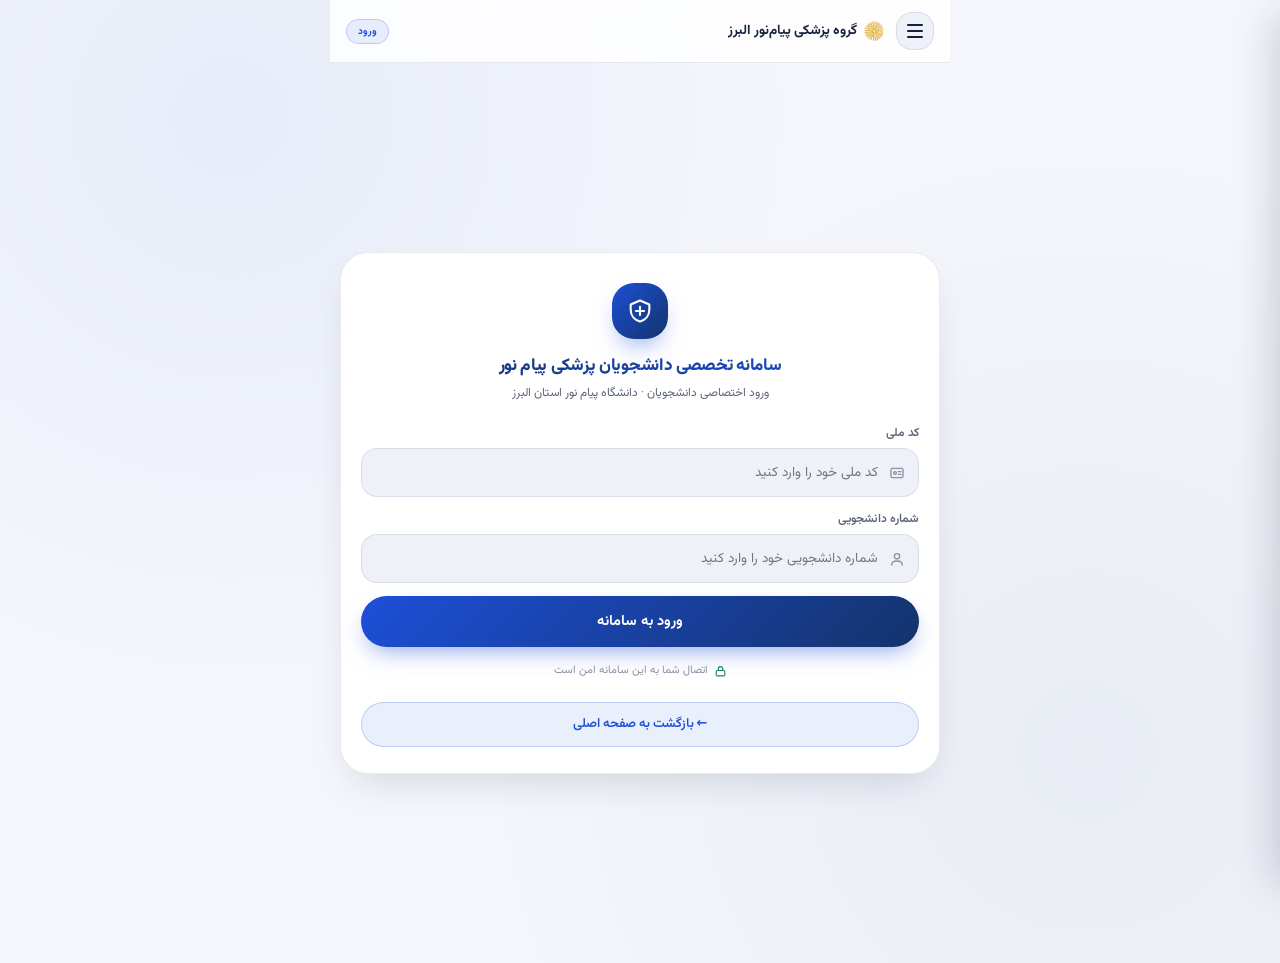
<file: profile (3).html>
<!DOCTYPE html>
<html lang="fa">
<head>
<meta charset="UTF-8">
<meta name="viewport" content="width=device-width, initial-scale=1.0, viewport-fit=cover">
<title>سامانه تخصصی دانشجویان پزشکی پیام نور</title>
<link rel="preconnect" href="https://fonts.googleapis.com">
<link rel="preconnect" href="https://fonts.gstatic.com" crossorigin>
<link rel="stylesheet" href="https://fonts.googleapis.com/css2?family=Vazirmatn:wght@400;500;600;700;800&display=swap">
<link rel="stylesheet" href="assets/style.css">
<link rel="stylesheet" href="assets/nav.css">
</head>
<body data-page="profile">

<div id="site-header-root"></div>

<div class="page">

<div class="card login-card" id="loginCard">
    <div class="login-badge">
        <svg viewBox="0 0 24 24" fill="none" stroke="currentColor" stroke-width="1.8" stroke-linecap="round" stroke-linejoin="round">
            <path d="M12 3 4 6.5V11c0 5 3.4 8.7 8 10 4.6-1.3 8-5 8-10V6.5L12 3Z"/>
            <path d="M12 8.5v7M8.5 12h7"/>
        </svg>
    </div>
    <div class="card-title">سامانه تخصصی دانشجویان پزشکی پیام نور</div>
    <div class="card-subtitle">ورود اختصاصی دانشجویان · دانشگاه پیام نور استان البرز</div>

    <div class="input-group">
        <label>کد ملی</label>
        <div class="input-wrap">
            <svg viewBox="0 0 24 24" fill="none" stroke="currentColor" stroke-width="2" stroke-linecap="round" stroke-linejoin="round"><rect x="3" y="5" width="18" height="14" rx="2"/><circle cx="9" cy="12" r="2"/><path d="M14 10h4M14 14h4"/></svg>
            <input type="text" id="nationalCode" placeholder="کد ملی خود را وارد کنید" inputmode="numeric">
        </div>
    </div>
    <div class="input-group">
        <label>شماره دانشجویی</label>
        <div class="input-wrap">
            <svg viewBox="0 0 24 24" fill="none" stroke="currentColor" stroke-width="2" stroke-linecap="round" stroke-linejoin="round"><circle cx="12" cy="8" r="4"/><path d="M4 21c0-4 4-6 8-6s8 2 8 6"/></svg>
            <input type="text" id="studentId" placeholder="شماره دانشجویی خود را وارد کنید" inputmode="numeric">
        </div>
    </div>
    <button class="login-btn tap" onclick="checkLogin()">ورود به سامانه</button>
    <div class="error-msg" id="errorMsg">کد ملی یا شماره دانشجویی اشتباه است</div>
    <div class="login-secure-note">
        <svg viewBox="0 0 24 24" fill="none" stroke="currentColor" stroke-width="2" stroke-linecap="round" stroke-linejoin="round"><rect x="4" y="10" width="16" height="10" rx="2"/><path d="M8 10V7a4 4 0 0 1 8 0v3"/></svg>
        اتصال شما به این سامانه امن است
    </div>
    <div class="pill-btn tap" onclick="goTo('index.html')">← بازگشت به صفحه اصلی</div>
</div>

<div class="card login-card loading-card" id="loadingCard">
    <div class="loading-spinner"></div>
    <div class="loading-text">در حال انتقال به سامانه دانشجویان پزشکی...</div>
</div>

<div class="card profile-section" id="profileCard">
    <div class="profile-image-container">
        <div class="profile-img"><div class="profile-img-inner"><img src="majtabi.jpg" alt="عکس دانشجو" width="92" height="92"></div></div>
    </div>

    <div class="profile-header">
        <div class="student-name">مجتبی خادمی</div>
        <div class="student-major">پزشکی ژنتیک · کارشناسی · مرحله کارآموزی</div>
    </div>

    <div class="info-grid">
        <div class="info-item"><div class="info-label">نام پدر</div><div class="info-value">ابوالفضل</div></div>
        <div class="info-item"><div class="info-label">شماره دانشجویی</div><div class="info-value">۴۰۲۰۹۴۲۹۲</div></div>
        <div class="info-item"><div class="info-label">کد ملی</div><div class="info-value">۰۲۰۰۳۴۲۴۸۷</div></div>
        <div class="info-item"><div class="info-label">رشته</div><div class="info-value">پزشکی ژنتیک</div></div>
        <div class="info-item"><div class="info-label">مقطع</div><div class="info-value">کارشناسی · کارآموزی</div></div>
        <div class="info-item"><div class="info-label">دانشکده</div><div class="info-value">علوم پایه</div></div>
        <div class="info-item"><div class="info-label">واحدهای این ترم</div><div class="info-value">۲۸</div></div>
        <div class="info-item"><div class="info-label">معدل کل</div><div class="info-value">۲۰</div></div>
        <div class="info-item"><div class="info-label">نیمسال تحصیلی</div><div class="info-value">دوم ۱۴۰۵-۱۴۰۴</div></div>
    </div>

    <div class="exam-type"><span>نوع برگزاری آزمون: حضوری</span></div>

    <div class="menu-list">
        <div class="menu-item tap" onclick="goTo('current-grades.html')">
            <span class="menu-label">
                <svg viewBox="0 0 24 24" fill="none" stroke="currentColor" stroke-width="2" stroke-linecap="round" stroke-linejoin="round"><path d="M4 20V10M12 20V4M20 20v-7"/></svg>
                نتایج آزمون‌ها
            </span>
            <span class="menu-arrow"><svg viewBox="0 0 24 24" fill="none" stroke="currentColor" stroke-width="2" stroke-linecap="round" stroke-linejoin="round"><path d="M15 6l-6 6 6 6" transform="rotate(180 12 12)"/></svg></span>
        </div>
    </div>

    <div class="menu-item tap" id="hospToggle" onclick="toggleHospital()">
        <span class="menu-label">
            <svg viewBox="0 0 24 24" fill="none" stroke="currentColor" stroke-width="2" stroke-linecap="round" stroke-linejoin="round"><rect x="4" y="4" width="16" height="16" rx="2"/><path d="M12 8v8M8 12h8"/></svg>
            دوره‌های بیمارستانی فعلی
        </span>
        <span class="menu-arrow" id="hospArrow"><svg viewBox="0 0 24 24" fill="none" stroke="currentColor" stroke-width="2" stroke-linecap="round" stroke-linejoin="round"><path d="M15 6l-6 6 6 6" transform="rotate(180 12 12)"/></svg></span>
    </div>
    <div class="entry-list" id="hospList" style="display:none; margin-top:10px; margin-bottom:18px;">
        <div class="entry-item tap" onclick="toggleEntryDesc('hospDesc5', this)">
            <div class="entry-top">
                <div><div class="entry-name">دوره آسم و مراقبت‌های ویژه</div></div>
                <span class="entry-badge good">فعال</span>
            </div>
            <div class="entry-desc" id="hospDesc5">
                دوره بیمارستانی آسم و مراقبت‌های ویژه، با تدریس استاد دکتر بهناز موحدی، فوق تخصص بیماری‌های ریه. ثبت‌نام از شنبه ۲۵ مهر ماه ۱۴۰۵ در بخش آموزش دانشگاه. محل برگزاری: بیمارستان مدنی کرج. تعداد جلسات: ۴۵ جلسه. هزینه ثبت‌نام: ۵,۰۰۰,۰۰۰ تومان که باید در روز ثبت‌نام پرداخت شود.
            </div>
        </div>
        <div class="entry-item tap" onclick="toggleEntryDesc('hospDesc6', this)">
            <div class="entry-top">
                <div><div class="entry-name">دوره آماده‌باش وزارت علوم</div></div>
                <span class="entry-badge good">فعال</span>
            </div>
            <div class="entry-desc" id="hospDesc6">
                دوره آماده‌باش وزارت علوم، ویژه دانشجویان پزشکی بر اساس دستور وزارت علوم، تحقیقات و فناوری برگزار می‌شود. اطلاعات تکمیلی دوره متعاقباً از طریق همین سایت اعلام خواهد شد.
            </div>
        </div>
        <div class="entry-item tap" onclick="toggleEntryDesc('hospDesc3', this)">
            <div class="entry-top">
                <div><div class="entry-name">دوره ترکیبی دانشگاه و بیمارستان (آمادگی آزمون ارشد)</div></div>
                <span class="entry-badge good">فعال</span>
            </div>
            <div class="entry-desc" id="hospDesc3">
                دوره ترکیبی دانشگاه و بیمارستان، ویژه آماده‌سازی دانشجویان پزشکی برای آزمون کارشناسی ارشد، زیر نظر دانشگاه علوم پزشکی و وزارت علوم برگزار می‌شود. مدت دوره یک سال تحصیلی و کلاس‌ها هفته‌ای دو جلسه سه‌ساعته با ساعت متغیر است. شرکت برای کلیه دانشجویان ورودی ۱۴۰۲ الزامی است. هزینه ثبت‌نام: ۵,۷۰۰,۰۰۰ تومان که باید تا شنبه ۱۷ مرداد ۱۴۰۵ در واحد آموزش دانشگاه پرداخت شود.
            </div>
        </div>
    </div>

    <div class="tuition-box">
        <div class="tuition-row"><span class="tuition-label">شهریه ثابت ترمی</span><span class="tuition-value">۴,۶۵۰,۰۰۰ تومان · پرداخت شده</span></div>
        <div class="tuition-row"><span class="tuition-label">شهریه متغیر</span><span class="tuition-value">۵,۳۴۶,۰۰۰ تومان · پرداخت شده</span></div>
        <div class="tuition-term">نیم‌سال اول ۱۴۰۵-۱۴۰۶</div>
    </div>

    <div class="pill-btn tap" onclick="logout()">خروج از حساب کاربری</div>
</div>

</div>

<script src="assets/app.js"></script>
<script src="assets/nav.js"></script>
<script>
    function checkLogin() {
        const national = document.getElementById('nationalCode').value;
        const student = document.getElementById('studentId').value;

        if (national === '0200342487' && student === '402094292') {
            sessionStorage.setItem('loggedIn', 'true');
            document.getElementById('loginCard').style.display = 'none';
            document.getElementById('loadingCard').style.display = 'block';
            setTimeout(showProfile, 2000);
        } else {
            const err = document.getElementById('errorMsg');
            err.style.display = 'block';
            setTimeout(() => { err.style.display = 'none'; }, 2500);
        }
    }

    function showProfile() {
        document.getElementById('loadingCard').style.display = 'none';
        document.getElementById('loginCard').style.display = 'none';
        document.getElementById('profileCard').style.display = 'block';
    }

    function logout() {
        sessionStorage.removeItem('loggedIn');
        document.getElementById('profileCard').style.display = 'none';
        document.getElementById('loadingCard').style.display = 'none';
        document.getElementById('loginCard').style.display = 'block';
        document.getElementById('nationalCode').value = '';
        document.getElementById('studentId').value = '';
    }

    function toggleHospital() {
        const list = document.getElementById('hospList');
        const arrow = document.getElementById('hospArrow');
        const open = list.style.display === 'block';
        list.style.display = open ? 'none' : 'block';
        arrow.style.transform = open ? '' : 'rotate(-90deg)';
    }

    function toggleEntryDesc(id, itemEl) {
        const desc = document.getElementById(id);
        const open = desc.classList.contains('open');
        desc.classList.toggle('open', !open);
        itemEl.classList.toggle('expanded', !open);
    }

    if (sessionStorage.getItem('loggedIn') === 'true') {
        document.getElementById('loginCard').style.display = 'none';
        showProfile();
    }
</script>
</body>
</html>
</file>
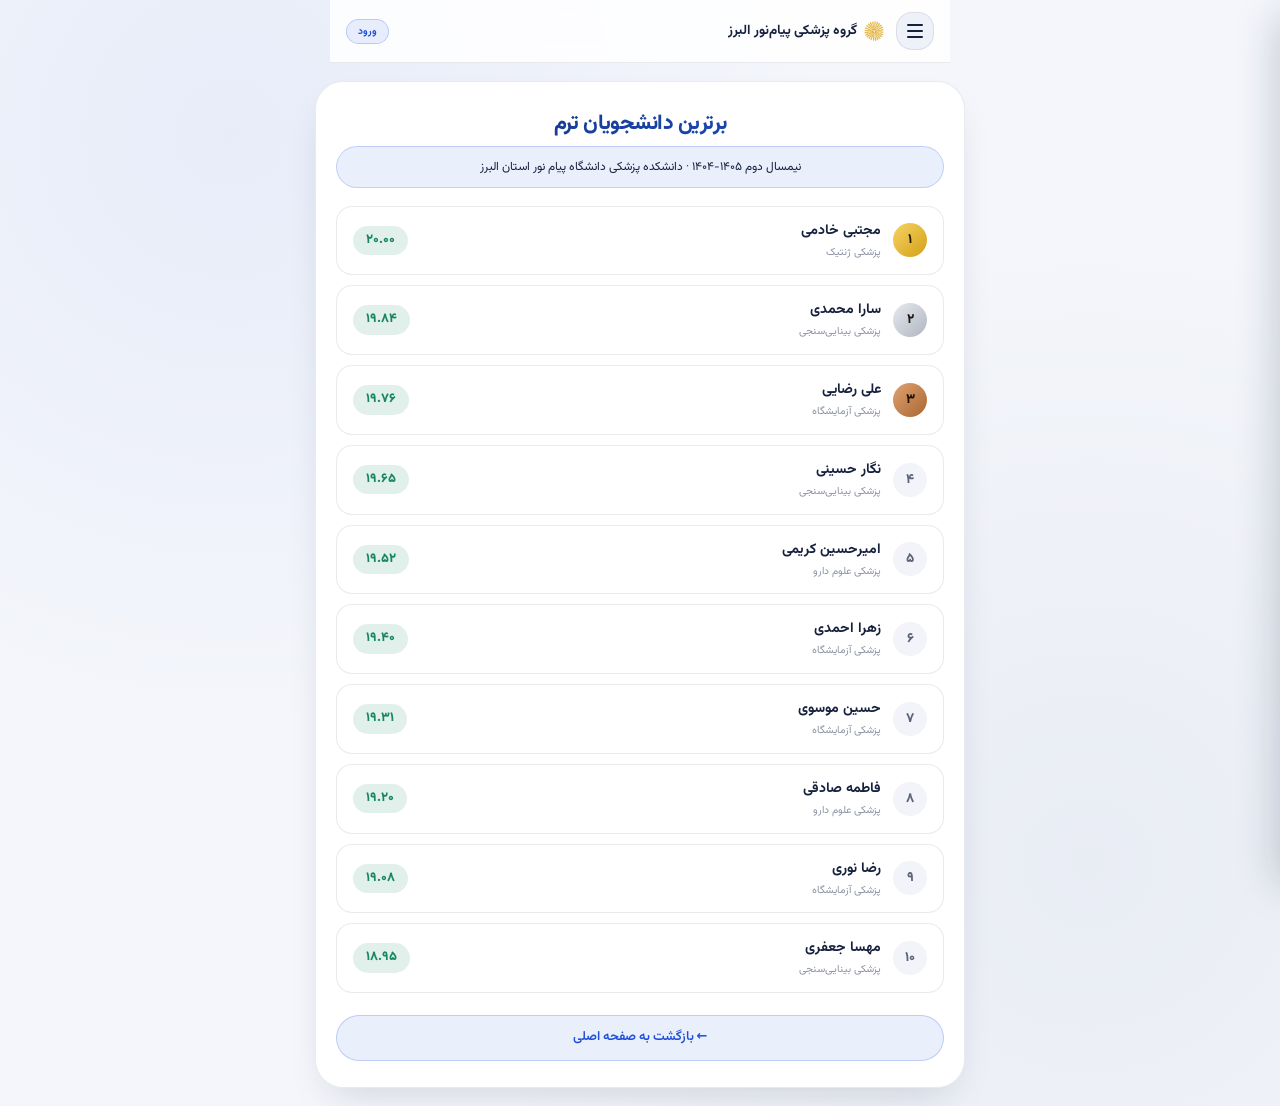
<file: top-students.html>
<!DOCTYPE html>
<html lang="fa">
<head>
<meta charset="UTF-8">
<meta name="viewport" content="width=device-width, initial-scale=1.0, viewport-fit=cover">
<title>برترین دانشجویان ترم</title>
<link rel="preconnect" href="https://fonts.googleapis.com">
<link rel="preconnect" href="https://fonts.gstatic.com" crossorigin>
<link rel="stylesheet" href="https://fonts.googleapis.com/css2?family=Vazirmatn:wght@400;500;600;700;800&display=swap">
<link rel="stylesheet" href="assets/style.css">
<link rel="stylesheet" href="assets/nav.css">
</head>
<body data-page="top-students">
<div id="site-header-root"></div>
<div class="page">
<div class="card" style="max-width:650px">
    <div class="card-title">برترین دانشجویان ترم</div>
    <div class="info-row">نیمسال دوم ۱۴۰۵-۱۴۰۴ · دانشکده پزشکی دانشگاه پیام نور استان البرز</div>

    <div class="entry-list">
        <div class="entry-item rank-item">
            <div class="rank-badge gold">۱</div>
            <div class="rank-info"><div class="entry-name">مجتبی خادمی</div><div class="entry-units">پزشکی ژنتیک</div></div>
            <span class="entry-badge good">۲۰.۰۰</span>
        </div>
        <div class="entry-item rank-item">
            <div class="rank-badge silver">۲</div>
            <div class="rank-info"><div class="entry-name">سارا محمدی</div><div class="entry-units">پزشکی بینایی‌سنجی</div></div>
            <span class="entry-badge good">۱۹.۸۴</span>
        </div>
        <div class="entry-item rank-item">
            <div class="rank-badge bronze">۳</div>
            <div class="rank-info"><div class="entry-name">علی رضایی</div><div class="entry-units">پزشکی آزمایشگاه</div></div>
            <span class="entry-badge good">۱۹.۷۶</span>
        </div>
        <div class="entry-item rank-item">
            <div class="rank-badge">۴</div>
            <div class="rank-info"><div class="entry-name">نگار حسینی</div><div class="entry-units">پزشکی بینایی‌سنجی</div></div>
            <span class="entry-badge good">۱۹.۶۵</span>
        </div>
        <div class="entry-item rank-item">
            <div class="rank-badge">۵</div>
            <div class="rank-info"><div class="entry-name">امیرحسین کریمی</div><div class="entry-units">پزشکی علوم دارو</div></div>
            <span class="entry-badge good">۱۹.۵۲</span>
        </div>
        <div class="entry-item rank-item">
            <div class="rank-badge">۶</div>
            <div class="rank-info"><div class="entry-name">زهرا احمدی</div><div class="entry-units">پزشکی آزمایشگاه</div></div>
            <span class="entry-badge good">۱۹.۴۰</span>
        </div>
        <div class="entry-item rank-item">
            <div class="rank-badge">۷</div>
            <div class="rank-info"><div class="entry-name">حسین موسوی</div><div class="entry-units">پزشکی آزمایشگاه</div></div>
            <span class="entry-badge good">۱۹.۳۱</span>
        </div>
        <div class="entry-item rank-item">
            <div class="rank-badge">۸</div>
            <div class="rank-info"><div class="entry-name">فاطمه صادقی</div><div class="entry-units">پزشکی علوم دارو</div></div>
            <span class="entry-badge good">۱۹.۲۰</span>
        </div>
        <div class="entry-item rank-item">
            <div class="rank-badge">۹</div>
            <div class="rank-info"><div class="entry-name">رضا نوری</div><div class="entry-units">پزشکی آزمایشگاه</div></div>
            <span class="entry-badge good">۱۹.۰۸</span>
        </div>
        <div class="entry-item rank-item">
            <div class="rank-badge">۱۰</div>
            <div class="rank-info"><div class="entry-name">مهسا جعفری</div><div class="entry-units">پزشکی بینایی‌سنجی</div></div>
            <span class="entry-badge good">۱۸.۹۵</span>
        </div>
    </div>

    <a href="index.html" class="pill-btn tap">← بازگشت به صفحه اصلی</a>
</div>
</div>
<script src="assets/nav.js"></script>
</body>
</html>
</file>
<file: assets/style.css>
/* فونت Vazirmatn بارگذاری می‌شود از طریق <link> در head هر صفحه (موازی و سریع‌تر از @import) */

/* =========================================================
   توکن‌های طراحی
   ========================================================= */
:root {
    --bg: #f4f6fb;
    --surface: #ffffff;
    --surface-2: #eef1f8;
    --card: #ffffff;
    --card-hover: #f2f4f9;
    --line: rgba(20,30,60,.09);
    --line-strong: rgba(20,30,60,.16);

    --accent-1: #1d4fd8;
    --accent-2: #14336b;
    --accent-grad: linear-gradient(135deg, var(--accent-1), var(--accent-2));
    --accent-soft: rgba(29,79,216,.09);
    --accent-soft-strong: rgba(29,79,216,.16);

    --warn: #b8790a;
    --warn-soft: rgba(184,121,10,.12);
    --good: #16875e;
    --good-soft: rgba(22,135,94,.12);
    --bad: #d1453b;

    --text: #16213e;
    --text-dim: #5b6478;
    --text-faint: #8a92a3;

    --r-xl: 28px;
    --r-lg: 22px;
    --r-md: 16px;
    --r-sm: 12px;
    --r-pill: 999px;

    --shadow-1: 0 10px 26px -14px rgba(20,30,60,.16);
    --shadow-2: 0 18px 40px -16px rgba(20,30,60,.18);

    --ease: cubic-bezier(.22,1,.36,1);
    --ease-fast: cubic-bezier(.4,0,.2,1);
}

/* توجه: قانون تجربی @view-transition عمداً حذف شد — در برخی وب‌ویوهای اندروید
   (از جمله پیش‌نمایش داخل اپ‌های ویرایشگر کد) باعث گیر کردن صفحه هنگام جابجایی
   بین لینک‌ها می‌شود چون مرورگر منتظر یک ترنزیشن ناقص می‌ماند. */

/* =========================================================
   پایه
   ========================================================= */
* { margin: 0; padding: 0; box-sizing: border-box; -webkit-tap-highlight-color: transparent; }
html { -webkit-text-size-adjust: 100%; scroll-behavior: smooth; }

body {
    font-family: 'Vazirmatn', -apple-system, 'SF Pro Text', system-ui, sans-serif;
    background:
        radial-gradient(circle at 18% 12%, rgba(29,79,216,.06), transparent 42%),
        radial-gradient(circle at 85% 78%, rgba(20,51,107,.05), transparent 46%),
        var(--bg);
    color: var(--text);
    direction: rtl;
    text-align: right;
    min-height: 100vh;
    line-height: 1.5;
    animation: pageIn .22s var(--ease);
}

@keyframes pageIn {
    from { opacity: 0; transform: translateY(4px); }
    to   { opacity: 1; transform: translateY(0); }
}

@media (prefers-reduced-motion: reduce) {
    * { animation-duration: .001s !important; transition-duration: .001s !important; }
    html { scroll-behavior: auto; }
}

::-webkit-scrollbar { width: 0; background: transparent; }
a { color: inherit; text-decoration: none; }
button, input { font-family: inherit; }
svg { display: block; }

/* حس فشرده‌شدن نرم برای هر عنصر قابل‌لمس */
.tap { transition: transform .18s var(--ease), background-color .18s var(--ease), border-color .18s var(--ease); }
.tap:active { transform: scale(.96); }

/* =========================================================
   ساختار صفحه
   ========================================================= */
.page { min-height: 100vh; display: flex; align-items: center; justify-content: center; padding: 18px; }
.container { max-width: 620px; margin: 0 auto; padding: 16px; }

.card {
    max-width: 600px;
    width: 100%;
    background: linear-gradient(180deg, var(--surface), var(--card));
    border-radius: var(--r-xl);
    padding: 26px 20px;
    border: 1px solid var(--line);
    box-shadow: var(--shadow-2);
}

.card-title {
    font-size: 21px;
    font-weight: 800;
    text-align: center;
    letter-spacing: -.3px;
    background: linear-gradient(135deg, var(--accent-2), var(--accent-1));
    -webkit-background-clip: text;
    background-clip: text;
    color: transparent;
    margin-bottom: 6px;
}
.card-title.lg { font-size: 25px; }

.card-subtitle {
    text-align: center;
    color: var(--text-dim);
    font-size: 12px;
    margin-bottom: 22px;
}

.kicker {
    display: inline-flex;
    align-items: center;
    gap: 6px;
    font-size: 11px;
    font-weight: 600;
    color: var(--accent-1);
    background: var(--accent-soft);
    border: 1px solid rgba(29,79,216,.25);
    padding: 5px 14px;
    border-radius: var(--r-pill);
}

/* =========================================================
   دکمه‌ی پیل / بازگشت
   ========================================================= */
.pill-btn {
    display: flex;
    align-items: center;
    justify-content: center;
    gap: 6px;
    text-align: center;
    margin-top: 22px;
    color: var(--accent-1);
    font-size: 13px;
    font-weight: 600;
    cursor: pointer;
    padding: 12px;
    background: var(--accent-soft);
    border: 1px solid rgba(29,79,216,.22);
    border-radius: var(--r-pill);
}
.pill-btn:active { background: var(--accent-soft-strong); }

/* =========================================================
   بنر لوگوی دانشگاه (صفحه‌ی تقویم)
   ========================================================= */
.uni-logo-banner {
    display: flex;
    flex-direction: column;
    align-items: center;
    text-align: center;
    padding: 28px 20px 24px;
    margin-bottom: 22px;
    border-radius: var(--r-xl);
    border: 1px solid rgba(29,79,216,.22);
    background:
        radial-gradient(120% 140% at 50% -10%, rgba(29,79,216,.22), transparent 60%),
        linear-gradient(180deg, var(--surface), var(--card));
    box-shadow: var(--shadow-2);
}
.uni-logo-ring {
    width: 92px;
    height: 92px;
    border-radius: 50%;
    padding: 4px;
    background: var(--accent-grad);
    box-shadow: 0 0 0 6px var(--accent-soft);
    margin-bottom: 14px;
}
.uni-logo-ring img {
    width: 100%;
    height: 100%;
    border-radius: 50%;
    object-fit: cover;
    background: #fff;
    display: block;
}
.uni-logo-banner .uni-name {
    font-size: 17px;
    font-weight: 800;
    letter-spacing: -.3px;
    background: linear-gradient(135deg, var(--accent-2), var(--accent-1));
    -webkit-background-clip: text;
    background-clip: text;
    color: transparent;
    line-height: 1.5;
}
.uni-logo-banner .uni-sub {
    margin-top: 6px;
    font-size: 11.5px;
    color: var(--text-dim);
}

/* =========================================================
   عنوان بخش‌های تقویم (نیمسال‌ها)
   ========================================================= */
.term-title {
    display: flex;
    align-items: center;
    gap: 8px;
    font-size: 14px;
    font-weight: 800;
    color: var(--text);
    margin: 26px 0 12px;
}
.term-title:first-of-type { margin-top: 4px; }
.term-title .dot {
    width: 8px; height: 8px; border-radius: 50%;
    background: var(--accent-grad);
    flex-shrink: 0;
}

/* =========================================================
   هرو (index)
   ========================================================= */
.hero { position: relative; width: 100%; height: 310px; overflow: hidden; border-radius: 0 0 32px 32px; }
.hero-image { width: 100%; height: 100%; object-fit: cover; object-position: center 32%; display: block; }
.hero::after {
    content: '';
    position: absolute; inset: 0;
    background: linear-gradient(to top, #08090d 8%, rgba(8,9,13,.55) 48%, rgba(8,9,13,.1));
}
.hero-overlay { position: absolute; bottom: 0; left: 0; right: 0; padding: 22px 22px 26px; text-align: center; z-index: 1; }
.hero-overlay .kicker { margin-bottom: 10px; }
.hero-overlay h1 {
    font-size: 21px; font-weight: 800; letter-spacing: -.4px; color: #fff;
    line-height: 1.4;
    text-shadow: 0 2px 10px rgba(0,0,0,.5);
}
.hero-line {
    width: 64px; height: 3px; margin: 12px auto 0;
    border-radius: 3px;
    background: linear-gradient(90deg, transparent, var(--accent-1), var(--accent-2), transparent);
}


footer { text-align: center; padding: 22px 16px 30px; font-size: 11px; color: var(--text-faint); }

/* =========================================================
   کارت اخبار
   ========================================================= */
.news-card {
    position: relative;
    background: var(--card);
    border-radius: var(--r-lg);
    margin-bottom: 12px;
    padding: 17px 18px 17px 16px;
    border: 1px solid var(--line);
    border-inline-start: 3px solid var(--accent-1);
    cursor: pointer;
    box-shadow: var(--shadow-1);
    transition: background .18s var(--ease), transform .18s var(--ease), border-color .18s var(--ease);
}
.news-card:active { background: var(--card-hover); transform: scale(.985); }
.news-title { font-size: 16px; font-weight: 700; color: var(--text); line-height: 1.4; margin-bottom: 6px; }
.news-summary { font-size: 13px; color: var(--text-dim); line-height: 1.55; margin-bottom: 14px; }
.news-meta { display: flex; justify-content: space-between; align-items: center; }
.news-date { font-size: 11px; color: var(--text-faint); }
.read-more {
    background: var(--accent-soft); border: none; color: var(--accent-1);
    font-size: 12.5px; font-weight: 700; padding: 7px 14px; border-radius: var(--r-pill); cursor: pointer;
}
.read-more:active { background: var(--accent-soft-strong); }

.news-card-image {
    width: 100%; border-radius: var(--r-md); margin-bottom: 12px; display: block;
    object-fit: cover; max-height: 220px;
}
.news-card.urgent { border-inline-start-color: var(--bad); background: linear-gradient(180deg, rgba(248,96,92,.07), var(--card) 55%); }
.urgent-badge {
    display: inline-flex; align-items: center; gap: 5px; background: var(--bad); color: #fff;
    font-size: 10.5px; font-weight: 800; padding: 4px 10px; border-radius: var(--r-pill);
    margin-bottom: 9px; letter-spacing: .2px;
    animation: urgentPulse 1.8s ease-in-out infinite;
}
.urgent-badge svg { width: 12px; height: 12px; }
@keyframes urgentPulse { 0%, 100% { box-shadow: 0 0 0 0 rgba(248,96,92,.45); } 50% { box-shadow: 0 0 0 6px rgba(248,96,92,0); } }

/* =========================================================
   صفحه‌ی کامل خبر
   ========================================================= */
.full-news-page {
    display: none; position: fixed; inset: 0; background: var(--bg);
    z-index: 200; overflow-y: auto;
}
.full-news-page.show { display: block; animation: pageIn .35s var(--ease); }
.full-news-card {
    background: linear-gradient(180deg, var(--surface), var(--card));
    border-radius: var(--r-xl); margin: 72px 16px 40px; padding: 28px 22px;
    border: 1px solid var(--line);
    box-shadow: var(--shadow-2);
}
.full-news-title { font-size: 23px; font-weight: 800; color: var(--text); line-height: 1.4; margin-bottom: 10px; }
.full-news-date {
    font-size: 12px; color: var(--text-dim); display: block; margin-bottom: 20px; padding-bottom: 14px;
    border-bottom: 1px solid var(--line);
}
.full-news-image { margin-bottom: 18px; }
.full-news-image img { width: 100%; border-radius: var(--r-lg); display: block; box-shadow: var(--shadow-1); }
.full-news-text { font-size: 15px; line-height: 1.85; color: var(--text); white-space: pre-line; }
.back-btn {
    position: fixed; top: 14px; right: 14px; background: rgba(255,255,255,.9);
    backdrop-filter: blur(10px);
    color: var(--text); border: 1px solid var(--line-strong); padding: 9px 18px; border-radius: var(--r-pill); font-size: 13px;
    font-weight: 600; z-index: 201; cursor: pointer;
    box-shadow: var(--shadow-1);
}
.back-btn:active { background: rgba(238,241,248,.95); }

/* =========================================================
   تقویم
   ========================================================= */
.month-item { background: var(--card); border-radius: var(--r-lg); margin-bottom: 12px; overflow: hidden; border: 1px solid var(--line); border-inline-start: 3px solid var(--accent-1); box-shadow: var(--shadow-1); }
.month-header { padding: 16px 18px; cursor: pointer; display: flex; justify-content: space-between; align-items: center; }
.month-title { font-size: 15px; font-weight: 700; color: var(--text); }
.month-icon { color: var(--accent-1); transition: transform .3s var(--ease); }
.month-icon.open { transform: rotate(180deg); }
.month-icon svg { width: 16px; height: 16px; }

.month-events { display: grid; grid-template-rows: 0fr; transition: grid-template-rows .38s var(--ease); }
.month-events.open { grid-template-rows: 1fr; }
.month-events-inner { overflow: hidden; }

.event-list { list-style: none; padding: 4px 16px 16px; }
.event-list li { display: flex; align-items: center; gap: 12px; padding: 11px 0; border-top: 1px solid var(--line); font-size: 13px; }
.event-list li:first-child { border-top: none; }
.event-date { background: var(--accent-soft); padding: 5px 12px; border-radius: var(--r-pill); font-size: 11px; font-weight: 700; color: var(--accent-1); min-width: 72px; text-align: center; }
.event-title { flex: 1; color: var(--text); }
.important .event-date { background: var(--warn-soft); color: var(--warn); }
.important .event-title { color: var(--text); font-weight: 600; }

/* =========================================================
   جدول زمان‌بندی (تقویم)
   ========================================================= */
.schedule-note {
    display: flex; align-items: center; gap: 8px; background: var(--accent-soft); color: var(--accent-1);
    font-size: 12.5px; font-weight: 600; padding: 11px 14px; border-radius: var(--r-md); margin-bottom: 16px; line-height: 1.6;
}
.schedule-note svg { width: 17px; height: 17px; flex-shrink: 0; }
.schedule-table-wrap { overflow-x: auto; border-radius: var(--r-lg); border: 1px solid var(--line); box-shadow: var(--shadow-1); }
.schedule-table { width: 100%; border-collapse: collapse; font-size: 12.5px; min-width: 460px; }
.schedule-table thead th {
    background: var(--surface-2); color: var(--text-dim); font-weight: 700; text-align: right;
    padding: 12px 14px; font-size: 11.5px; border-bottom: 1px solid var(--line-strong);
}
.schedule-table tbody td { padding: 13px 14px; border-bottom: 1px solid var(--line); color: var(--text); vertical-align: top; background: var(--card); }
.schedule-table tbody tr:last-child td { border-bottom: none; }
.schedule-table tbody tr:nth-child(even) td { background: var(--card-hover); }
.schedule-table .sch-date { color: var(--accent-1); font-weight: 700; white-space: nowrap; }
.schedule-table .sch-important td.sch-desc { color: var(--text); font-weight: 700; }
.schedule-table .sch-important .sch-date { color: var(--warn); }

/* =========================================================
   لاگین/پروفایل
   ========================================================= */
.input-group { margin-bottom: 13px; }
.input-group label { display: block; color: var(--text-dim); font-size: 12px; margin-bottom: 6px; font-weight: 600; }
.input-wrap { position: relative; }
.input-wrap svg { position: absolute; top: 50%; right: 14px; transform: translateY(-50%); width: 16px; height: 16px; color: var(--text-faint); pointer-events: none; }
.input-group input {
    width: 100%; padding: 13px 40px 13px 14px; background: var(--surface-2);
    border: 1px solid var(--line); border-radius: var(--r-md); color: var(--text); font-size: 13.5px;
    direction: rtl; text-align: right;
    transition: border-color .2s var(--ease), background .2s var(--ease);
}
.input-group input:focus { outline: none; border-color: var(--accent-1); background: var(--accent-soft); }

.login-card { padding-top: 30px; }
.login-card .card-title { font-size: 17px; line-height: 1.4; padding: 0 6px; }

.login-badge {
    width: 56px; height: 56px; margin: 0 auto 16px; border-radius: var(--r-lg);
    background: var(--accent-grad); display: flex; align-items: center; justify-content: center;
    box-shadow: 0 12px 26px -10px rgba(29,79,216,.6);
}
.login-badge svg { width: 28px; height: 28px; color: #fff; }

.login-secure-note {
    display: flex; align-items: center; justify-content: center; gap: 6px;
    margin-top: 16px; font-size: 11px; color: var(--text-faint);
}
.login-secure-note svg { width: 13px; height: 13px; color: var(--good); flex-shrink: 0; }

.loading-card { display: none; text-align: center; padding: 46px 20px; }
.loading-spinner {
    width: 42px; height: 42px; margin: 0 auto 20px;
    border: 3px solid var(--line); border-top-color: var(--accent-1);
    border-radius: 50%; animation: spin .8s linear infinite;
}
@keyframes spin { to { transform: rotate(360deg); } }
.loading-text { color: var(--text-dim); font-size: 13px; font-weight: 600; }

.login-btn {
    width: 100%; padding: 14px; background: var(--accent-grad);
    border: none; border-radius: var(--r-pill); color: #fff; font-size: 14.5px; font-weight: 700; cursor: pointer;
    box-shadow: 0 10px 24px -8px rgba(29,79,216,.55);
    transition: transform .18s var(--ease), box-shadow .18s var(--ease);
}
.login-btn:active { transform: scale(.97); box-shadow: 0 6px 16px -6px rgba(29,79,216,.5); }

.error-msg {
    color: var(--bad); font-size: 12px; text-align: center; margin-top: 14px; padding: 10px;
    background: rgba(248,96,92,.1); border-radius: var(--r-md); border: 1px solid rgba(248,96,92,.25);
    display: none;
}

.profile-section { display: none; }
.profile-image-container { display: flex; justify-content: center; margin-bottom: 16px; }
.profile-img { width: 92px; height: 92px; border-radius: 50%; border: 2px solid transparent; background: var(--accent-grad); padding: 2px; }
.profile-img-inner { width: 100%; height: 100%; border-radius: 50%; overflow: hidden; background: var(--surface); }
.profile-img img { width: 100%; height: 100%; object-fit: cover; display: block; }

.profile-header { text-align: center; margin-bottom: 16px; padding-bottom: 14px; border-bottom: 1px solid var(--line); }
.student-name { font-size: 17px; font-weight: 800; color: var(--text); }
.student-major { color: var(--accent-1); font-size: 11px; margin-top: 5px; font-weight: 600; }

.info-grid { display: grid; grid-template-columns: 1fr 1fr; gap: 8px; margin-bottom: 18px; }
.info-item { background: var(--card); border: 1px solid var(--line); border-radius: var(--r-md); padding: 10px 12px; }
.info-label { font-size: 9.5px; color: var(--text-faint); margin-bottom: 4px; font-weight: 600; }
.info-value { font-size: 12.5px; font-weight: 700; color: var(--text); }

.exam-type { background: var(--accent-soft); border: 1px solid rgba(29,79,216,.2); border-radius: var(--r-pill); padding: 11px; text-align: center; margin: 16px 0; }
.exam-type span { color: var(--accent-1); font-size: 12px; font-weight: 700; }

.menu-list { display: flex; flex-direction: column; gap: 10px; margin: 16px 0; }
.menu-item {
    background: var(--card); border-radius: var(--r-md); padding: 14px 16px;
    display: flex; justify-content: space-between; align-items: center; cursor: pointer;
    border: 1px solid var(--line);
    transition: background .18s var(--ease), transform .18s var(--ease), border-color .18s var(--ease);
}
.menu-item:active { transform: scale(.98); background: var(--card-hover); border-color: rgba(29,79,216,.35); }
.menu-label { display: flex; align-items: center; gap: 10px; color: var(--text); font-size: 14px; font-weight: 600; }
.menu-label svg { width: 17px; height: 17px; color: var(--accent-1); }
.menu-arrow { color: var(--accent-1); }
.menu-arrow svg { width: 16px; height: 16px; }
#hospArrow { transition: transform .22s var(--ease); }

.tuition-box { background: var(--card); border: 1px solid var(--line); border-radius: var(--r-md); padding: 14px; margin: 12px 0; }
.tuition-row { display: flex; justify-content: space-between; margin-bottom: 8px; }
.tuition-row:last-of-type { margin-bottom: 0; }
.tuition-label { font-size: 11.5px; color: var(--text-dim); }
.tuition-value { font-size: 12.5px; font-weight: 700; color: var(--good); }
.tuition-value.pending { color: var(--warn); }
.tuition-paid { text-align: center; font-size: 10px; color: var(--good); margin-top: 10px; padding-top: 8px; border-top: 1px dashed rgba(22,135,94,.3); font-weight: 600; }
.tuition-term { text-align: center; font-size: 10px; color: var(--text-dim); margin-top: 6px; font-weight: 600; }

/* =========================================================
   لیست‌کارتی (امتحانات/کارنامه) — جایگزین جدول ریز
   ========================================================= */
.info-row {
    display: flex; align-items: center; justify-content: center; gap: 6px;
    background: var(--accent-soft); border: 1px solid rgba(29,79,216,.2);
    border-radius: var(--r-pill); padding: 11px; margin-bottom: 18px; text-align: center; font-size: 12px;
    color: var(--text);
}

.entry-list { display: flex; flex-direction: column; gap: 10px; }
.entry-item {
    background: var(--card); border: 1px solid var(--line); border-radius: var(--r-md);
    padding: 14px 16px; cursor: pointer;
}
.entry-desc {
    display: none; font-size: 12.5px; line-height: 1.8; color: var(--text-dim);
    padding-top: 10px; margin-top: 2px; border-top: 1px dashed var(--line);
}
.entry-desc.open { display: block; animation: entryFadeIn .2s var(--ease); }
.entry-item.expanded { border-color: var(--line-strong); }
@keyframes entryFadeIn { from { opacity: 0; transform: translateY(-4px); } to { opacity: 1; transform: translateY(0); } }
.entry-top { display: flex; justify-content: space-between; align-items: flex-start; gap: 10px; margin-bottom: 10px; }
.entry-name { font-size: 14px; font-weight: 700; color: var(--text); line-height: 1.5; }
.entry-units { font-size: 10.5px; color: var(--text-faint); margin-top: 3px; }
.entry-badge {
    flex-shrink: 0; font-size: 13px; font-weight: 800; border-radius: var(--r-pill);
    padding: 5px 13px; white-space: nowrap;
}
.entry-badge.good { color: var(--good); background: var(--good-soft); }

.enroll-notice {
    display: flex;
    align-items: center;
    gap: 10px;
    background: var(--good-soft);
    color: var(--good);
    border: 1px solid rgba(22,135,94,.25);
    border-radius: var(--r-lg);
    padding: 12px 14px;
    font-size: 13px;
    font-weight: 600;
    line-height: 1.6;
    margin-bottom: 16px;
}
.enroll-notice svg { flex-shrink: 0; width: 22px; height: 22px; }
.entry-badge.pending { color: var(--warn); background: var(--warn-soft); }
.entry-badge.orange { color: #e8590c; background: rgba(232,89,12,.12); }
.entry-meta { display: flex; flex-wrap: wrap; gap: 8px; }
.entry-chip {
    display: inline-flex; align-items: center; gap: 5px;
    font-size: 11px; color: var(--text-dim); background: var(--surface-2);
    border: 1px solid var(--line); border-radius: var(--r-pill); padding: 5px 11px;
}
.entry-chip svg { width: 12px; height: 12px; opacity: .8; }

.rank-item { display: flex; align-items: center; gap: 12px; }
.rank-badge {
    width: 34px; height: 34px; border-radius: 50%; flex-shrink: 0;
    display: flex; align-items: center; justify-content: center;
    font-weight: 800; font-size: 13.5px; background: var(--card-hover); color: var(--text-dim);
}
.rank-badge.gold { background: linear-gradient(135deg, #f6d365, #d4a017); color: #241a00; }
.rank-badge.silver { background: linear-gradient(135deg, #e6e9ef, #b0b5c0); color: #1a1a1a; }
.rank-badge.bronze { background: linear-gradient(135deg, #e0a374, #a9662f); color: #241200; }
.rank-info { flex: 1; min-width: 0; }
.rank-info .entry-name { margin-bottom: 2px; }

/* =========================================================
   مقالات علمی
   ========================================================= */
.article-card {
    background: var(--card);
    border-radius: var(--r-lg);
    margin-bottom: 12px;
    padding: 18px;
    border: 1px solid var(--line);
    border-inline-start: 3px solid var(--accent-2);
    cursor: pointer;
    box-shadow: var(--shadow-1);
    transition: background .18s var(--ease), transform .18s var(--ease);
}
.article-card:active { background: var(--card-hover); transform: scale(.985); }
.article-title { font-size: 15.5px; font-weight: 700; color: var(--text); line-height: 1.5; margin-bottom: 8px; }
.article-meta { display: flex; flex-wrap: wrap; gap: 10px; font-size: 11px; color: var(--text-faint); margin-bottom: 10px; }
.article-meta span, .full-article-meta { display: inline-flex; align-items: center; gap: 4px; }
.meta-icon { display: inline-block; width: 12px; height: 12px; flex-shrink: 0; vertical-align: -2px; }
.article-abstract { font-size: 13px; color: var(--text-dim); line-height: 1.6; }

.full-article-page {
    display: none; position: fixed; inset: 0; background: var(--bg);
    z-index: 200; overflow-y: auto;
}
.full-article-page.show { display: block; animation: pageIn .35s var(--ease); }
.full-article-card {
    background: linear-gradient(180deg, var(--surface), var(--card));
    border-radius: var(--r-xl); margin: 72px 16px 40px; padding: 28px 22px;
    border: 1px solid var(--line);
    box-shadow: var(--shadow-2);
}
.full-article-title { font-size: 20px; font-weight: 800; color: var(--text); line-height: 1.5; margin-bottom: 8px; }
.full-article-meta {
    font-size: 12px; color: var(--text-dim); display: block; margin-bottom: 20px; padding-bottom: 14px;
    border-bottom: 1px solid var(--line);
}
.full-article-body { font-size: 14.5px; line-height: 1.85; color: var(--text); }
.full-article-body h3 { color: var(--accent-1); margin: 20px 0 8px; font-size: 16px; }
.full-article-body p { margin-bottom: 12px; }
.full-article-body .ref {
    font-size: 12px; color: var(--text-faint);
    border-top: 1px solid var(--line); padding-top: 14px; margin-top: 16px; line-height: 1.9;
}
</file>
<file: assets/nav.css>
/* =========================================================
   هدر بالای صفحه (مشترک بین همه‌ی صفحات)
   ========================================================= */
.site-header {
    position: sticky; top: 0; z-index: 60;
    display: flex; align-items: center; gap: 12px;
    max-width: 620px; margin: 0 auto;
    padding: 12px 16px;
    background: rgba(255,255,255,.85);
    backdrop-filter: blur(10px);
    -webkit-backdrop-filter: blur(10px);
    border-bottom: 1px solid var(--line);
}
.hamburger-btn {
    width: 38px; height: 38px; flex-shrink: 0;
    border-radius: var(--r-md);
    background: var(--surface-2);
    border: 1px solid var(--line);
    display: flex; flex-direction: column; align-items: center; justify-content: center; gap: 4px;
    cursor: pointer;
    transition: background .18s var(--ease), border-color .18s var(--ease);
}
.hamburger-btn:active { background: var(--line-strong); transform: scale(.94); }
.hamburger-btn span {
    display: block; width: 16px; height: 2px; border-radius: 2px;
    background: var(--text);
    transition: transform .28s var(--ease), opacity .18s var(--ease);
}
.hamburger-btn.open span:nth-child(1) { transform: translateY(6px) rotate(45deg); }
.hamburger-btn.open span:nth-child(2) { opacity: 0; }
.hamburger-btn.open span:nth-child(3) { transform: translateY(-6px) rotate(-45deg); }

.site-header-title { font-size: 13.5px; font-weight: 700; color: var(--text); white-space: nowrap; overflow: hidden; text-overflow: ellipsis; display: inline-flex; align-items: center; gap: 7px; }
.site-header-logo { width: 20px; height: 20px; flex-shrink: 0; object-fit: contain; }
.site-header-badge {
    margin-inline-start: auto; flex-shrink: 0;
    font-size: 10px; font-weight: 700; color: var(--accent-1);
    background: var(--accent-soft);
    border: 1px solid rgba(29,79,216,.22);
    padding: 4px 11px; border-radius: var(--r-pill);
    cursor: pointer;
    transition: background .18s var(--ease);
}
.site-header-badge:active { background: var(--accent-soft-strong); }

/* =========================================================
   لایه‌ی تیره پشت منو
   ========================================================= */
.menu-overlay {
    position: fixed; inset: 0; z-index: 90;
    background: rgba(4,5,8,.55);
    opacity: 0; pointer-events: none;
    transition: opacity .28s var(--ease);
}
.menu-overlay.open { opacity: 1; pointer-events: auto; }

/* =========================================================
   کشوی منو (فهرست صفحات)
   ========================================================= */
.menu-drawer {
    position: fixed; top: 0; bottom: 0; right: 0; z-index: 91;
    width: min(80vw, 300px);
    background: linear-gradient(180deg, var(--surface), var(--card));
    border-inline-start: 1px solid var(--line);
    box-shadow: -18px 0 40px -16px rgba(20,30,60,.22);
    transform: translateX(100%);
    transition: transform .3s var(--ease);
    display: flex; flex-direction: column;
}
.menu-drawer.open { transform: translateX(0); }

.menu-drawer-head {
    display: flex; align-items: center; justify-content: space-between;
    padding: 18px 16px 14px;
    border-bottom: 1px solid var(--line);
}
.menu-drawer-head span { font-size: 12.5px; font-weight: 700; color: var(--text-dim); }
.menu-close {
    width: 28px; height: 28px; border-radius: 50%;
    background: var(--surface-2); border: 1px solid var(--line);
    color: var(--text-dim); font-size: 13px;
    display: flex; align-items: center; justify-content: center;
    cursor: pointer;
}
.menu-close:active { background: var(--line-strong); }

.menu-drawer-body { padding: 10px; display: flex; flex-direction: column; gap: 5px; overflow-y: auto; }
.menu-drawer-item {
    display: flex; align-items: center; gap: 12px;
    padding: 13px 14px; border-radius: var(--r-md);
    color: var(--text-dim); font-size: 13.5px; font-weight: 600;
    border: 1px solid transparent;
    transition: background .16s var(--ease), color .16s var(--ease), border-color .16s var(--ease);
}
.menu-drawer-item svg { width: 17px; height: 17px; opacity: .85; flex-shrink: 0; }
.menu-drawer-item:active { background: var(--surface-2); }
.menu-drawer-item.active {
    color: var(--accent-1);
    background: var(--accent-soft);
    border-color: rgba(29,79,216,.22);
}

.menu-drawer-foot {
    margin-top: auto; padding: 14px 16px;
    font-size: 10px; color: var(--text-faint); text-align: center;
    border-top: 1px solid var(--line);
}

@media (prefers-reduced-motion: reduce) {
    .menu-drawer, .menu-overlay, .hamburger-btn span { transition: none !important; }
}
</file>
